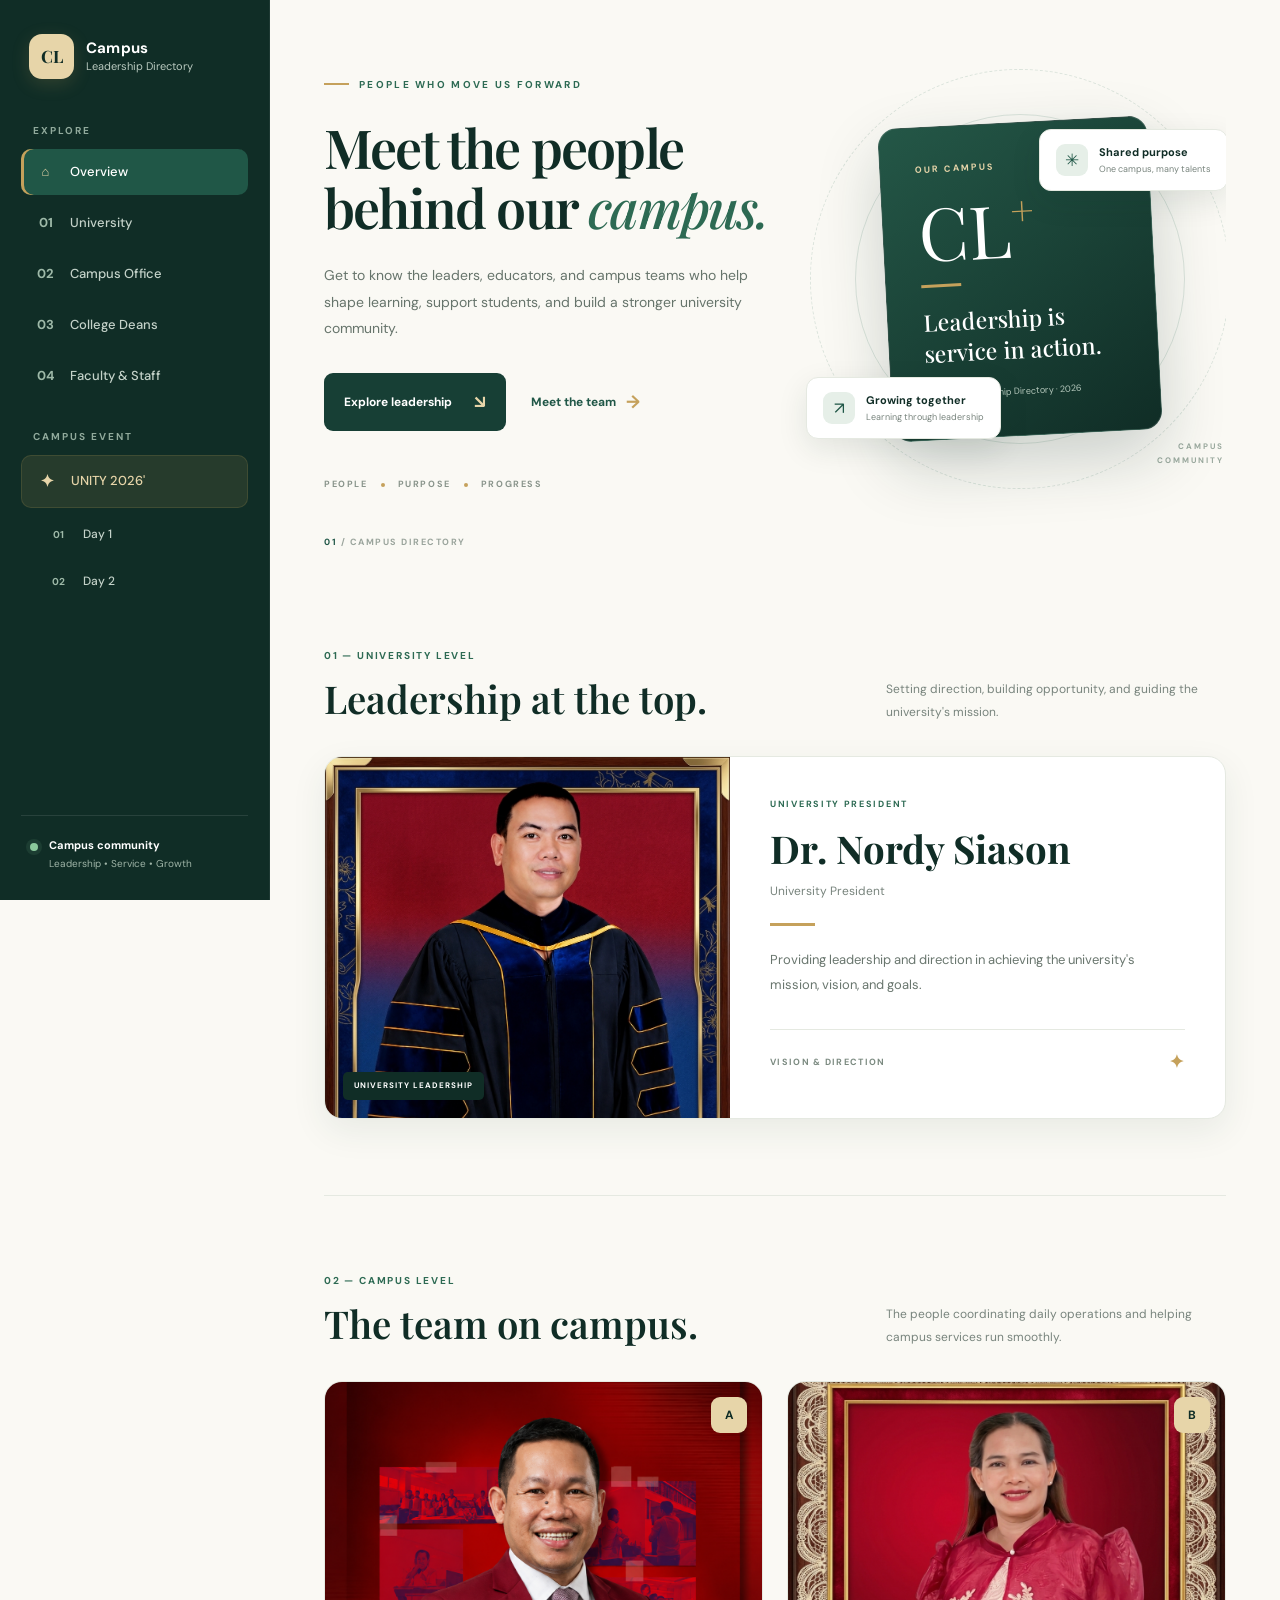
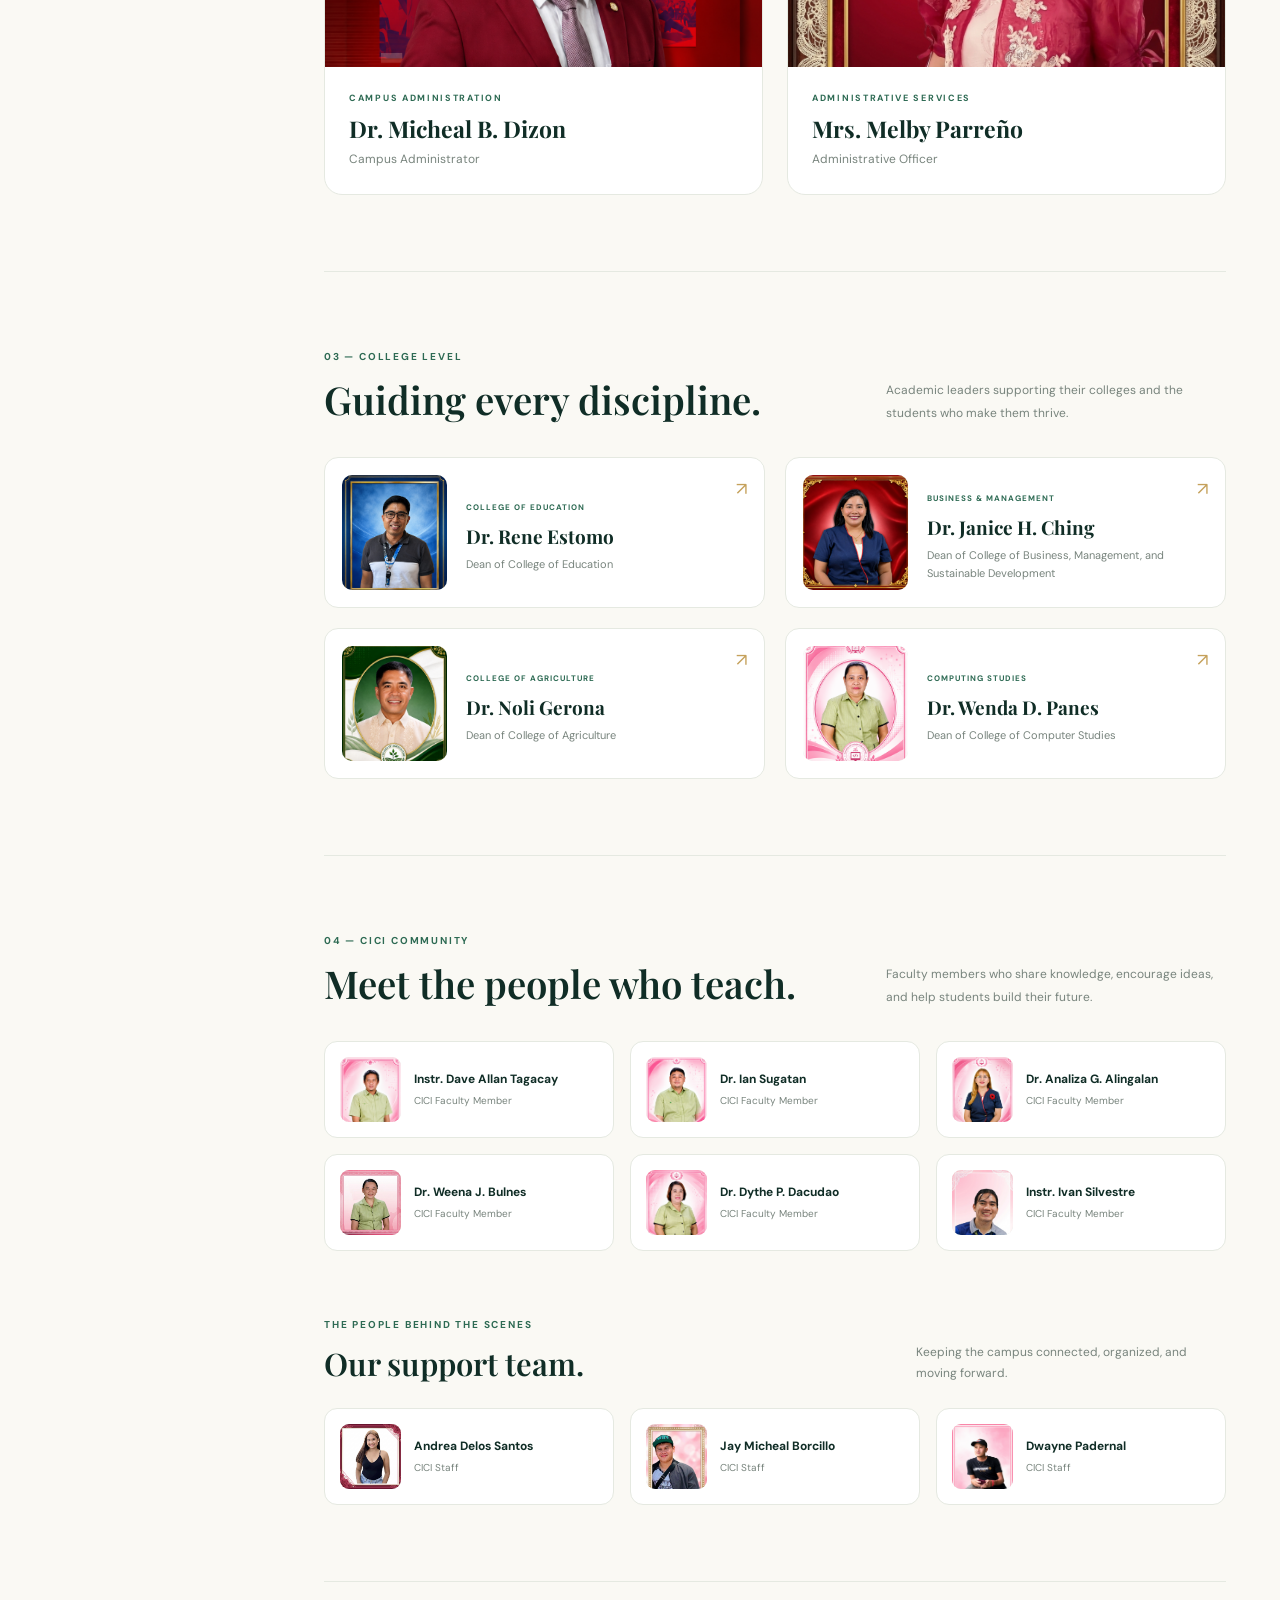
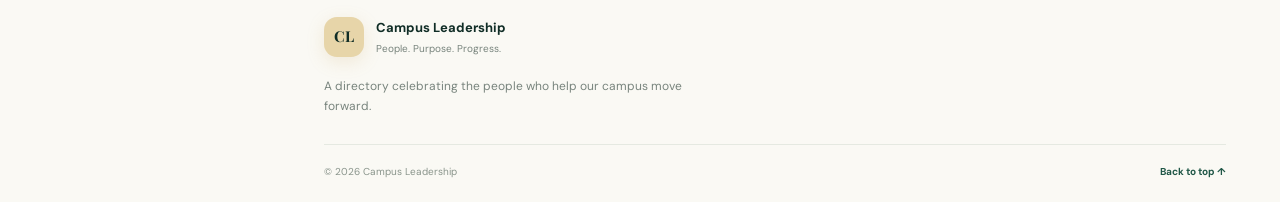
<file: index.html>
<!DOCTYPE html>
<html lang="en">
<head>
  <meta charset="UTF-8">
  <meta name="viewport" content="width=device-width, initial-scale=1.0">
  <meta name="theme-color" content="#173f35">

  <title>Meet the Campus | Campus Leadership</title>

  <!-- Separate CSS file -->
  <link rel="stylesheet" href="style.css">
</head>
<body>

  <!-- SIDEBAR NAVIGATION -->
  <aside class="sidebar" id="sidebar">

    <a href="index.html#home" class="brand">
      <span class="brand-mark">CL</span>
      <span class="brand-copy">
        <strong>Campus</strong>
        <small>Leadership Directory</small>
      </span>
    </a>

    <div class="side-caption">EXPLORE</div>

    <nav class="side-nav" aria-label="Main navigation">
      <a class="active" href="index.html#home">
        <span>⌂</span> Overview
      </a>

      <a href="#university">
        <span>01</span> University
      </a>

      <a href="#campus">
        <span>02</span> Campus Office
      </a>

      <a href="#deans">
        <span>03</span> College Deans
      </a>

      <a href="#faculty">
        <span>04</span> Faculty &amp; Staff
      </a>
    </nav>

    <!-- UNITY NAVIGATION -->
    <div class="side-caption event-caption">CAMPUS EVENT</div>

    <nav class="side-nav unity-nav" aria-label="Unity event navigation">

      <a href="unity.html" class="unity-link">
        <span>✦</span> UNITY 2026'
      </a>

      <a href="day1.html" class="sub-link">
        <span>01</span> Day 1
      </a>

      <a href="day2.html" class="sub-link">
        <span>02</span> Day 2
      </a>

    </nav>

    <div class="sidebar-bottom">
      <span class="online-dot"></span>
      <div>
        <strong>Campus community</strong>
        <small>Leadership • Service • Growth</small>
      </div>
    </div>

  </aside>

  <!-- MOBILE MENU BUTTON -->
  <button
    class="menu-toggle"
    onclick="toggleSidebar()"
    aria-label="Toggle navigation"
    aria-expanded="false">
    ☰
  </button>

  <div class="overlay" onclick="toggleSidebar()"></div>

  <!-- MAIN CONTENT -->
  <main class="main-shell" id="home">

    <!-- HERO SECTION -->
    <header class="hero">

      <div class="hero-text">

        <p class="eyebrow">
          <span></span> PEOPLE WHO MOVE US FORWARD
        </p>

        <h1>
          Meet the people<br>
          behind our <em>campus.</em>
        </h1>

        <p class="hero-intro">
          Get to know the leaders, educators, and campus teams who help
          shape learning, support students, and build a stronger
          university community.
        </p>

        <div class="hero-actions">
          <a class="primary-action" href="#university">
            Explore leadership <span>↘</span>
          </a>

          <a class="text-action" href="#faculty">
            Meet the team <span>→</span>
          </a>
        </div>

        <div class="hero-meta">
          <span>PEOPLE</span>
          <i></i>
          <span>PURPOSE</span>
          <i></i>
          <span>PROGRESS</span>
        </div>

      </div>

      <div class="hero-art" aria-label="Campus leadership directory artwork">

        <div class="art-ring ring-one"></div>
        <div class="art-ring ring-two"></div>

        <div class="art-panel">
          <span class="panel-kicker">OUR CAMPUS</span>

          <div class="panel-monogram">
            CL<span>+</span>
          </div>

          <div class="panel-rule"></div>

          <strong>
            Leadership is<br>
            service in action.
          </strong>

          <small>Campus Leadership Directory · 2026</small>
        </div>

        <div class="floating-note note-top">
          <span class="note-symbol">✳</span>
          <div>
            <strong>Shared purpose</strong>
            <small>One campus, many talents</small>
          </div>
        </div>

        <div class="floating-note note-bottom">
          <span class="note-symbol">↗</span>
          <div>
            <strong>Growing together</strong>
            <small>Learning through leadership</small>
          </div>
        </div>

        <span class="art-stamp">
          CAMPUS<br>COMMUNITY
        </span>

      </div>

      <div class="hero-index">
        <span>01</span> / CAMPUS DIRECTORY
      </div>

    </header>

    <!-- UNIVERSITY PRESIDENT -->
    <section class="content-section university-section" id="university">

      <div class="section-top">
        <div>
          <p class="section-kicker">01 — UNIVERSITY LEVEL</p>
          <h2>Leadership at the top.</h2>
        </div>

        <p class="section-summary">
          Setting direction, building opportunity, and guiding the
          university's mission.
        </p>
      </div>

      <article class="president-feature">

        <div class="president-photo">
          <img src="pres.png" alt="Dr. Nordy Siason">
          <span class="photo-tag">UNIVERSITY LEADERSHIP</span>
        </div>

        <div class="president-details">
          <p class="role-label">UNIVERSITY PRESIDENT</p>

          <h3>Dr. Nordy Siason</h3>

          <p class="role-name">University President</p>

          <div class="accent-line"></div>

          <p class="bio">
            Providing leadership and direction in achieving the
            university's mission, vision, and goals.
          </p>

          <div class="feature-foot">
            <span>VISION &amp; DIRECTION</span>
            <span>✦</span>
          </div>
        </div>

      </article>

    </section>

    <!-- CAMPUS ADMINISTRATION -->
    <section class="content-section campus-section" id="campus">

      <div class="section-top">
        <div>
          <p class="section-kicker">02 — CAMPUS LEVEL</p>
          <h2>The team on campus.</h2>
        </div>

        <p class="section-summary">
          The people coordinating daily operations and helping campus
          services run smoothly.
        </p>
      </div>

      <div class="leader-grid">

        <article class="leader-card">
          <div class="leader-photo">
            <img src="campusAd.png" alt="Dr. Micheal B. Dizon">
            <span class="number-stamp">A</span>
          </div>

          <div class="leader-info">
            <p class="role-label">CAMPUS ADMINISTRATION</p>
            <h3>Dr. Micheal B. Dizon</h3>
            <p>Campus Administrator</p>
          </div>
        </article>

        <article class="leader-card">
          <div class="leader-photo">
            <img src="AdminOfficer.png" alt="Mrs. Melby Parreño">
            <span class="number-stamp">B</span>
          </div>

          <div class="leader-info">
            <p class="role-label">ADMINISTRATIVE SERVICES</p>
            <h3>Mrs. Melby Parreño</h3>
            <p>Administrative Officer</p>
          </div>
        </article>

      </div>

    </section>

    <!-- COLLEGE DEANS -->
    <section class="content-section dean-section" id="deans">

      <div class="section-top">
        <div>
          <p class="section-kicker">03 — COLLEGE LEVEL</p>
          <h2>Guiding every discipline.</h2>
        </div>

        <p class="section-summary">
          Academic leaders supporting their colleges and the students
          who make them thrive.
        </p>
      </div>

      <div class="dean-grid">

        <article class="dean-card">
          <div class="dean-photo">
            <img src="coed.png" alt="Dr. Rene Estomo">
          </div>

          <div class="dean-info">
            <span>COLLEGE OF EDUCATION</span>
            <h3>Dr. Rene Estomo</h3>
            <p>Dean of College of Education</p>
          </div>

          <span class="card-arrow">↗</span>
        </article>

        <article class="dean-card">
          <div class="dean-photo">
            <img src="cbmsd.png" alt="Dr. Janice H. Ching">
          </div>

          <div class="dean-info">
            <span>BUSINESS &amp; MANAGEMENT</span>
            <h3>Dr. Janice H. Ching</h3>
            <p>
              Dean of College of Business, Management, and
              Sustainable Development
            </p>
          </div>

          <span class="card-arrow">↗</span>
        </article>

        <article class="dean-card">
          <div class="dean-photo">
            <img src="coag.png" alt="Dr. Noli Gerona">
          </div>

          <div class="dean-info">
            <span>COLLEGE OF AGRICULTURE</span>
            <h3>Dr. Noli Gerona</h3>
            <p>Dean of College of Agriculture</p>
          </div>

          <span class="card-arrow">↗</span>
        </article>

        <article class="dean-card">
          <div class="dean-photo">
            <img src="ccs.png" alt="Dr. Wenda D. Panes">
          </div>

          <div class="dean-info">
            <span>COMPUTING STUDIES</span>
            <h3>Dr. Wenda D. Panes</h3>
            <p>Dean of College of Computer Studies</p>
          </div>

          <span class="card-arrow">↗</span>
        </article>

      </div>

    </section>

    <!-- FACULTY AND STAFF -->
    <section class="content-section people-section" id="faculty">

      <div class="section-top">
        <div>
          <p class="section-kicker">04 — CICI COMMUNITY</p>
          <h2>Meet the people who teach.</h2>
        </div>

        <p class="section-summary">
          Faculty members who share knowledge, encourage ideas,
          and help students build their future.
        </p>
      </div>

      <div class="people-grid">

        <article class="person-tile">
          <img src="dave.png" alt="Instr. Dave Allan Tagacay">
          <div>
            <h3>Instr. Dave Allan Tagacay</h3>
            <p>CICI Faculty Member</p>
          </div>
        </article>

        <article class="person-tile">
          <img src="Ian.png" alt="Dr. Ian Sugatan">
          <div>
            <h3>Dr. Ian Sugatan</h3>
            <p>CICI Faculty Member</p>
          </div>
        </article>

        <article class="person-tile">
          <img src="Ann.png" alt="Dr. Analiza G. Alingalan">
          <div>
            <h3>Dr. Analiza G. Alingalan</h3>
            <p>CICI Faculty Member</p>
          </div>
        </article>

        <article class="person-tile">
          <img src="weena.png" alt="Dr. Weena J. Bulnes">
          <div>
            <h3>Dr. Weena J. Bulnes</h3>
            <p>CICI Faculty Member</p>
          </div>
        </article>

        <article class="person-tile">
          <img src="Dacudao.png" alt="Dr. Dythe P. Dacudao">
          <div>
            <h3>Dr. Dythe P. Dacudao</h3>
            <p>CICI Faculty Member</p>
          </div>
        </article>

        <article class="person-tile">
          <img src="ivan.png" alt="Instr. Ivan Silvestre">
          <div>
            <h3>Instr. Ivan Silvestre</h3>
            <p>CICI Faculty Member</p>
          </div>
        </article>

      </div>

      <div class="staff-heading">
        <div>
          <p class="section-kicker">THE PEOPLE BEHIND THE SCENES</p>
          <h2>Our support team.</h2>
        </div>

        <p>
          Keeping the campus connected, organized, and moving forward.
        </p>
      </div>

      <div class="staff-grid">

        <article class="staff-tile">
          <img src="andrea.png" alt="Andrea Delos Santos">
          <div>
            <h3>Andrea Delos Santos</h3>
            <p>CICI Staff</p>
          </div>
        </article>

        <article class="staff-tile">
          <img src="mike.png" alt="Jay Micheal Borcillo">
          <div>
            <h3>Jay Micheal Borcillo</h3>
            <p>CICI Staff</p>
          </div>
        </article>

        <article class="staff-tile">
          <img src="dwayne.png" alt="Dwayne Padernal">
          <div>
            <h3>Dwayne Padernal</h3>
            <p>CICI Staff</p>
          </div>
        </article>

      </div>

    </section>

    <!-- FOOTER -->
    <footer class="site-footer">

      <div class="footer-brand">
        <span class="brand-mark">CL</span>

        <div>
          <strong>Campus Leadership</strong>
          <small>People. Purpose. Progress.</small>
        </div>
      </div>

      <p>
        A directory celebrating the people who help our campus
        move forward.
      </p>

      <div class="footer-bottom">
        <span>© 2026 Campus Leadership</span>
        <a href="#home">Back to top ↑</a>
      </div>

    </footer>

  </main>

  <!-- JAVASCRIPT -->
  <script>
    function toggleSidebar() {
      const sidebar = document.querySelector(".sidebar");
      const overlay = document.querySelector(".overlay");
      const button = document.querySelector(".menu-toggle");

      sidebar.classList.toggle("open");
      overlay.classList.toggle("show");

      button.setAttribute(
        "aria-expanded",
        sidebar.classList.contains("open")
      );
    }

    // Highlight section links and close mobile menu after selection
    document.querySelectorAll(".side-nav a[href^='#']").forEach(link => {
      link.addEventListener("click", () => {
        document.querySelectorAll(".side-nav a").forEach(item => {
          item.classList.remove("active");
        });

        link.classList.add("active");

        if (
          window.innerWidth <= 900 &&
          document.querySelector(".sidebar").classList.contains("open")
        ) {
          toggleSidebar();
        }
      });
    });
  </script>

</body>
</html>
</file>
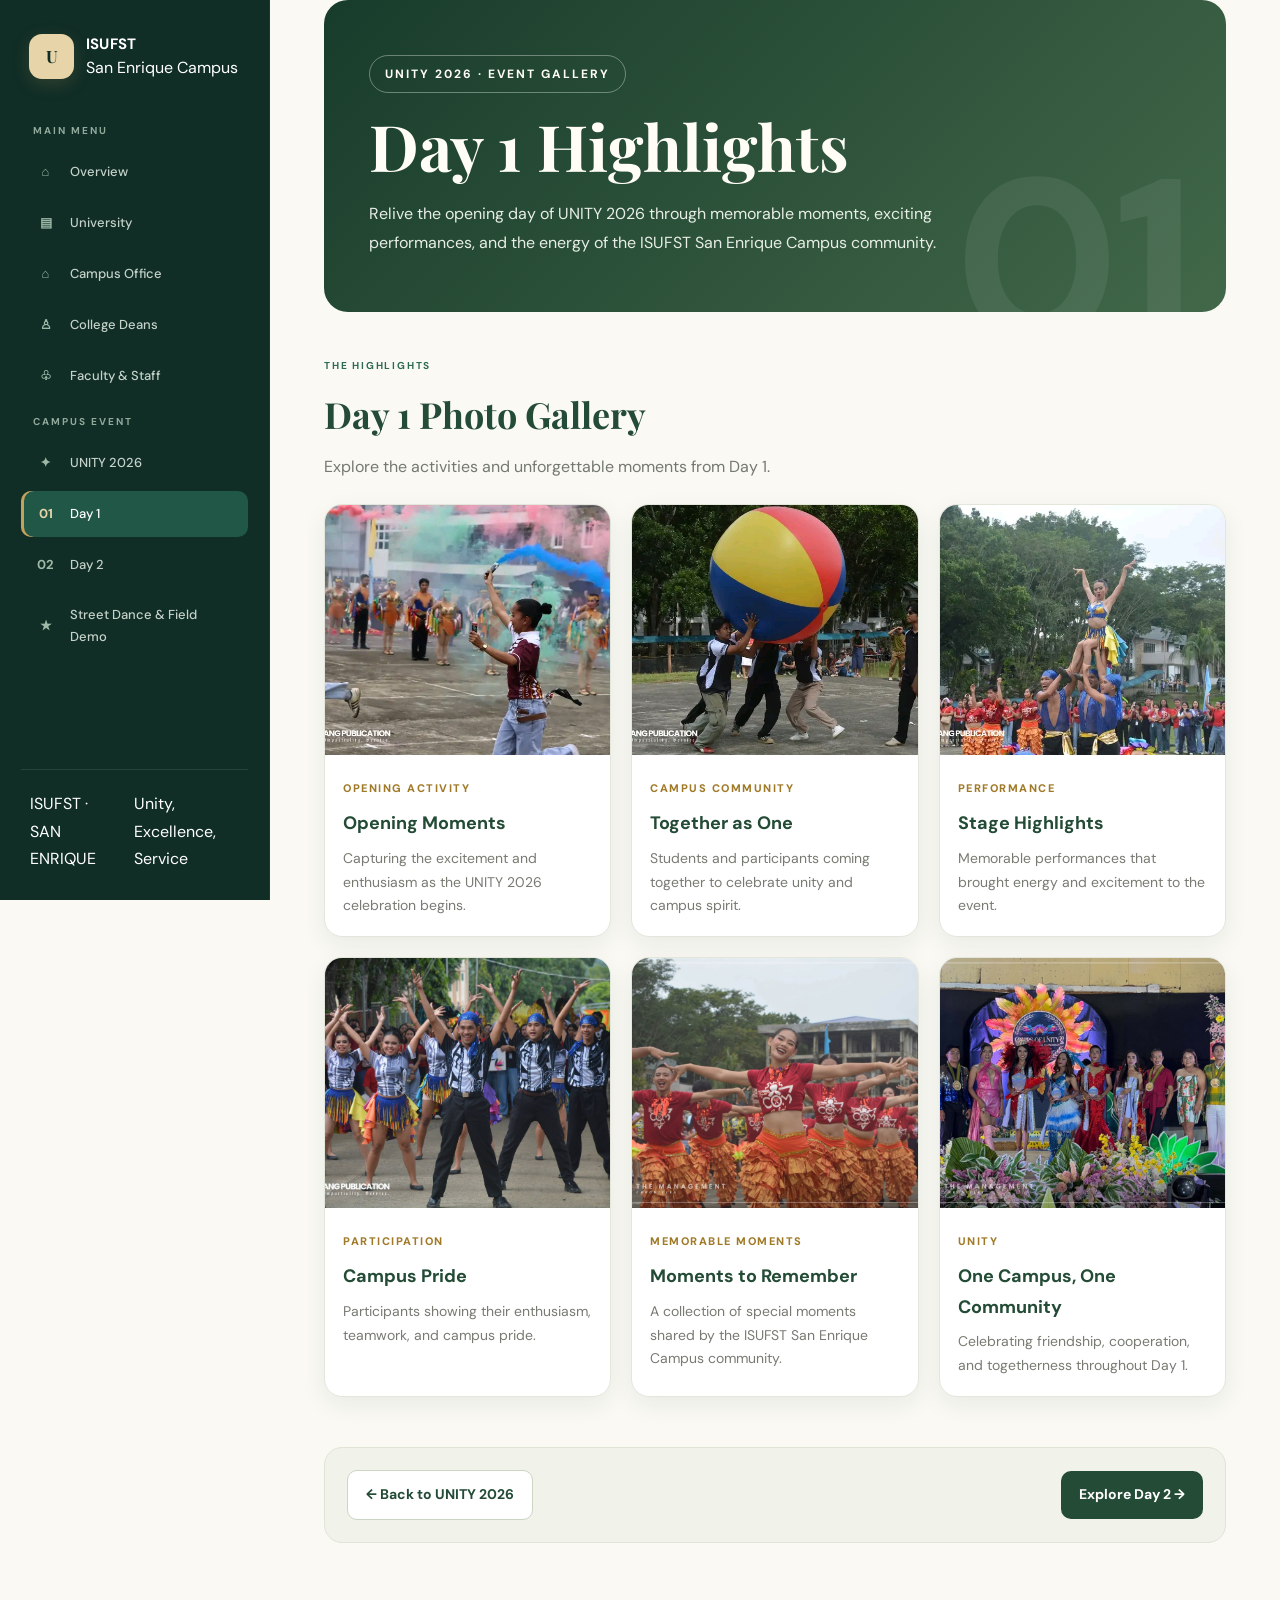
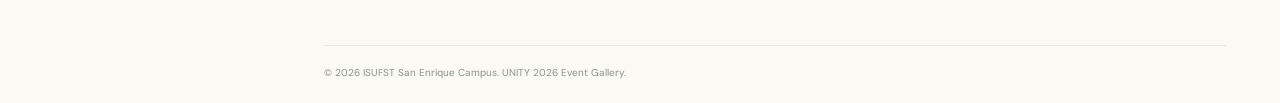
<file: day1.html>
<!DOCTYPE html>
<html lang="en">
<head>
    <meta charset="UTF-8">
    <meta name="viewport" content="width=device-width, initial-scale=1.0">

    <title>UNITY 2026 - Day 1</title>

    <link rel="stylesheet" href="style.css">

    <style>
        /* DAY 1 PAGE STYLES */

        .day-hero {
            position: relative;
            overflow: hidden;
            padding: 55px 45px;
            border-radius: 24px;
            background: linear-gradient(135deg, #183c2b, #426849);
            color: #fffdf5;
            margin-bottom: 38px;
        }

        .day-hero::after {
            content: "01";
            position: absolute;
            right: 35px;
            bottom: -65px;
            font-size: 230px;
            font-weight: 800;
            color: rgba(255,255,255,0.07);
            line-height: 1;
            pointer-events: none;
        }

        .day-label {
            display: inline-block;
            padding: 8px 15px;
            border: 1px solid rgba(255,255,255,0.35);
            border-radius: 30px;
            font-size: 12px;
            font-weight: 700;
            letter-spacing: 2px;
            text-transform: uppercase;
            margin-bottom: 18px;
        }

        .day-hero h1 {
            position: relative;
            z-index: 1;
            font-family: "Playfair Display", Georgia, serif;
            font-size: clamp(38px, 5vw, 65px);
            line-height: 1.1;
            margin: 0 0 18px;
        }

        .day-hero p {
            position: relative;
            z-index: 1;
            max-width: 620px;
            line-height: 1.8;
            color: #e7eee5;
            margin: 0;
        }

        .day-content {
            padding: 0 0 35px;
        }

        .day-section-heading {
            display: flex;
            justify-content: space-between;
            align-items: end;
            gap: 20px;
            flex-wrap: wrap;
            margin-bottom: 24px;
        }

        .day-section-heading h2 {
            font-family: "Playfair Display", Georgia, serif;
            color: #234b35;
            font-size: clamp(26px, 3vw, 36px);
            margin: 6px 0 0;
        }

        .day-section-heading p {
            color: #74796f;
            margin: 8px 0 0;
            line-height: 1.7;
        }

        .day-gallery {
            display: grid;
            grid-template-columns: repeat(3, minmax(0, 1fr));
            gap: 20px;
        }

        .day-photo-card {
            position: relative;
            overflow: hidden;
            background: #fff;
            border: 1px solid #e4e6dc;
            border-radius: 18px;
            box-shadow: 0 8px 24px rgba(29, 55, 35, 0.07);
            transition: transform 0.3s ease, box-shadow 0.3s ease;
        }

        .day-photo-card:hover {
            transform: translateY(-6px);
            box-shadow: 0 16px 32px rgba(29, 55, 35, 0.13);
        }

        .day-photo-card img {
            display: block;
            width: 100%;
            height: 250px;
            object-fit: cover;
            background: #e8ebdf;
            transition: transform 0.45s ease;
        }

        .day-photo-card:hover img {
            transform: scale(1.04);
        }

        .day-photo-info {
            padding: 18px;
        }

        .day-photo-info span {
            color: #a17a28;
            font-size: 11px;
            font-weight: 800;
            letter-spacing: 1.5px;
            text-transform: uppercase;
        }

        .day-photo-info h3 {
            color: #234b35;
            font-size: 18px;
            margin: 8px 0;
        }

        .day-photo-info p {
            color: #777c72;
            font-size: 14px;
            line-height: 1.7;
            margin: 0;
        }

        .day-navigation {
            display: flex;
            justify-content: space-between;
            align-items: center;
            flex-wrap: wrap;
            gap: 15px;
            margin: 15px 0 40px;
            padding: 22px;
            background: #f1f2e9;
            border: 1px solid #e0e5d7;
            border-radius: 18px;
        }

        .day-navigation a {
            display: inline-flex;
            align-items: center;
            gap: 9px;
            padding: 12px 18px;
            border-radius: 10px;
            text-decoration: none;
            font-weight: 700;
            font-size: 14px;
            transition: 0.25s ease;
        }

        .day-back {
            color: #234b35;
            border: 1px solid #cbd5c4;
            background: #fff;
        }

        .day-back:hover {
            background: #e4eadf;
        }

        .day-next {
            background: #234b35;
            color: #fff;
        }

        .day-next:hover {
            background: #3d6748;
            transform: translateY(-2px);
        }

        @media (max-width: 900px) {
            .day-gallery {
                grid-template-columns: repeat(2, minmax(0, 1fr));
            }

            .day-hero {
                padding: 42px 30px;
            }
        }

        @media (max-width: 600px) {
            .day-gallery {
                grid-template-columns: 1fr;
            }

            .day-hero {
                padding: 35px 23px;
            }

            .day-hero::after {
                right: 10px;
                font-size: 150px;
            }

            .day-photo-card img {
                height: 230px;
            }

            .day-navigation {
                align-items: stretch;
                flex-direction: column;
            }

            .day-navigation a {
                justify-content: center;
            }
        }
    </style>
</head>

<body>

<!-- MOBILE MENU -->
<button class="menu-toggle" id="menuToggle" aria-label="Open navigation">
    ☰
</button>

<div class="overlay" id="sidebarOverlay"></div>

<!-- SIDEBAR -->
<aside class="sidebar" id="sidebar">

    <div class="brand">
        <div class="brand-mark">U</div>
        <div class="brand-copy">
            <strong>ISUFST</strong>
            <span>San Enrique Campus</span>
        </div>
    </div>

    <p class="side-caption">MAIN MENU</p>

    <nav class="side-nav">
        <a href="index.html">
            <span>⌂</span> Overview
        </a>

        <a href="index.html#university">
            <span>▤</span> University
        </a>

        <a href="index.html#campus">
            <span>⌂</span> Campus Office
        </a>

        <a href="index.html#deans">
            <span>♙</span> College Deans
        </a>

        <a href="index.html#faculty">
            <span>♧</span> Faculty &amp; Staff
        </a>
    </nav>

    <p class="side-caption">CAMPUS EVENT</p>

    <nav class="side-nav unity-nav">
        <a href="unity.html">
            <span>✦</span> UNITY 2026
        </a>

        <a href="day1.html" class="active">
            <span>01</span> Day 1
        </a>

        <a href="day2.html">
            <span>02</span> Day 2
        </a>
        
        <a href="performances.html">
          <span>★</span> Street Dance &amp; Field Demo
        </a>
    </nav>

    <div class="sidebar-bottom">
        <span class="footer-brand">ISUFST · SAN ENRIQUE</span>
        <p>Unity, Excellence, Service</p>
    </div>

</aside>

<!-- MAIN CONTENT -->
<main class="main-shell">

    <!-- DAY 1 HERO -->
    <section class="day-hero">
        <span class="day-label">UNITY 2026 · EVENT GALLERY</span>

        <h1>Day 1 Highlights</h1>

        <p>
            Relive the opening day of UNITY 2026 through memorable moments,
            exciting performances, and the energy of the ISUFST San Enrique
            Campus community.
        </p>
    </section>

    <!-- PHOTO GALLERY -->
    <section class="day-content">

        <div class="day-section-heading">
            <div>
                <span class="section-kicker">THE HIGHLIGHTS</span>
                <h2>Day 1 Photo Gallery</h2>
                <p>Explore the activities and unforgettable moments from Day 1.</p>
            </div>
        </div>

        <div class="day-gallery">

            <!-- PHOTO 1 -->
            <article class="day-photo-card">
                <img src="day1-5.jpg" alt="UNITY 2026 opening activity">

                <div class="day-photo-info">
                    <span>Opening Activity</span>
                    <h3>Opening Moments</h3>
                    <p>
                        Capturing the excitement and enthusiasm as the
                        UNITY 2026 celebration begins.
                    </p>
                </div>
            </article>

            <!-- PHOTO 2 -->
            <article class="day-photo-card">
                <img src="day1-13.jpg" alt="UNITY 2026 campus participants">

                <div class="day-photo-info">
                    <span>Campus Community</span>
                    <h3>Together as One</h3>
                    <p>
                        Students and participants coming together to
                        celebrate unity and campus spirit.
                    </p>
                </div>
            </article>

            <!-- PHOTO 3 -->
            <article class="day-photo-card">
                <img src="day1-7.jpg" alt="UNITY 2026 event performance">

                <div class="day-photo-info">
                    <span>Performance</span>
                    <h3>Stage Highlights</h3>
                    <p>
                        Memorable performances that brought energy and
                        excitement to the event.
                    </p>
                </div>
            </article>

            <!-- PHOTO 4 -->
            <article class="day-photo-card">
                <img src="33.jpg" alt="UNITY 2026 participants">

                <div class="day-photo-info">
                    <span>Participation</span>
                    <h3>Campus Pride</h3>
                    <p>
                        Participants showing their enthusiasm,
                        teamwork, and campus pride.
                    </p>
                </div>
            </article>

            <!-- PHOTO 5 -->
            <article class="day-photo-card">
                <img src="day1-4.jpg" alt="UNITY 2026 memorable moment">

                <div class="day-photo-info">
                    <span>Memorable Moments</span>
                    <h3>Moments to Remember</h3>
                    <p>
                        A collection of special moments shared by the
                        ISUFST San Enrique Campus community.
                    </p>
                </div>
            </article>

            <!-- PHOTO 6 -->
            <article class="day-photo-card">
                <img src="G6.jpg" alt="UNITY 2026 group photo">

                <div class="day-photo-info">
                    <span>Unity</span>
                    <h3>One Campus, One Community</h3>
                    <p>
                        Celebrating friendship, cooperation, and
                        togetherness throughout Day 1.
                    </p>
                </div>
            </article>

        </div>

    </section>

    <!-- PAGE NAVIGATION -->
    <nav class="day-navigation" aria-label="Event day navigation">

        <a href="unity.html" class="day-back">
            ← Back to UNITY 2026
        </a>

        <a href="day2.html" class="day-next">
            Explore Day 2 →
        </a>

    </nav>

    <!-- FOOTER -->
    <footer class="site-footer">
        <div class="footer-bottom">
            <p>
                © 2026 ISUFST San Enrique Campus.
                UNITY 2026 Event Gallery.
            </p>
        </div>
    </footer>

</main>

<script>
    const sidebar = document.getElementById("sidebar");
    const menuToggle = document.getElementById("menuToggle");
    const overlay = document.getElementById("sidebarOverlay");

    function openSidebar() {
        sidebar.classList.add("open");
        overlay.classList.add("show");
    }

    function closeSidebar() {
        sidebar.classList.remove("open");
        overlay.classList.remove("show");
    }

    menuToggle.addEventListener("click", () => {
        if (sidebar.classList.contains("open")) {
            closeSidebar();
        } else {
            openSidebar();
        }
    });

    overlay.addEventListener("click", closeSidebar);

    document.querySelectorAll(".sidebar a").forEach(link => {
        link.addEventListener("click", closeSidebar);
    });
</script>

</body>
</html>
</file>
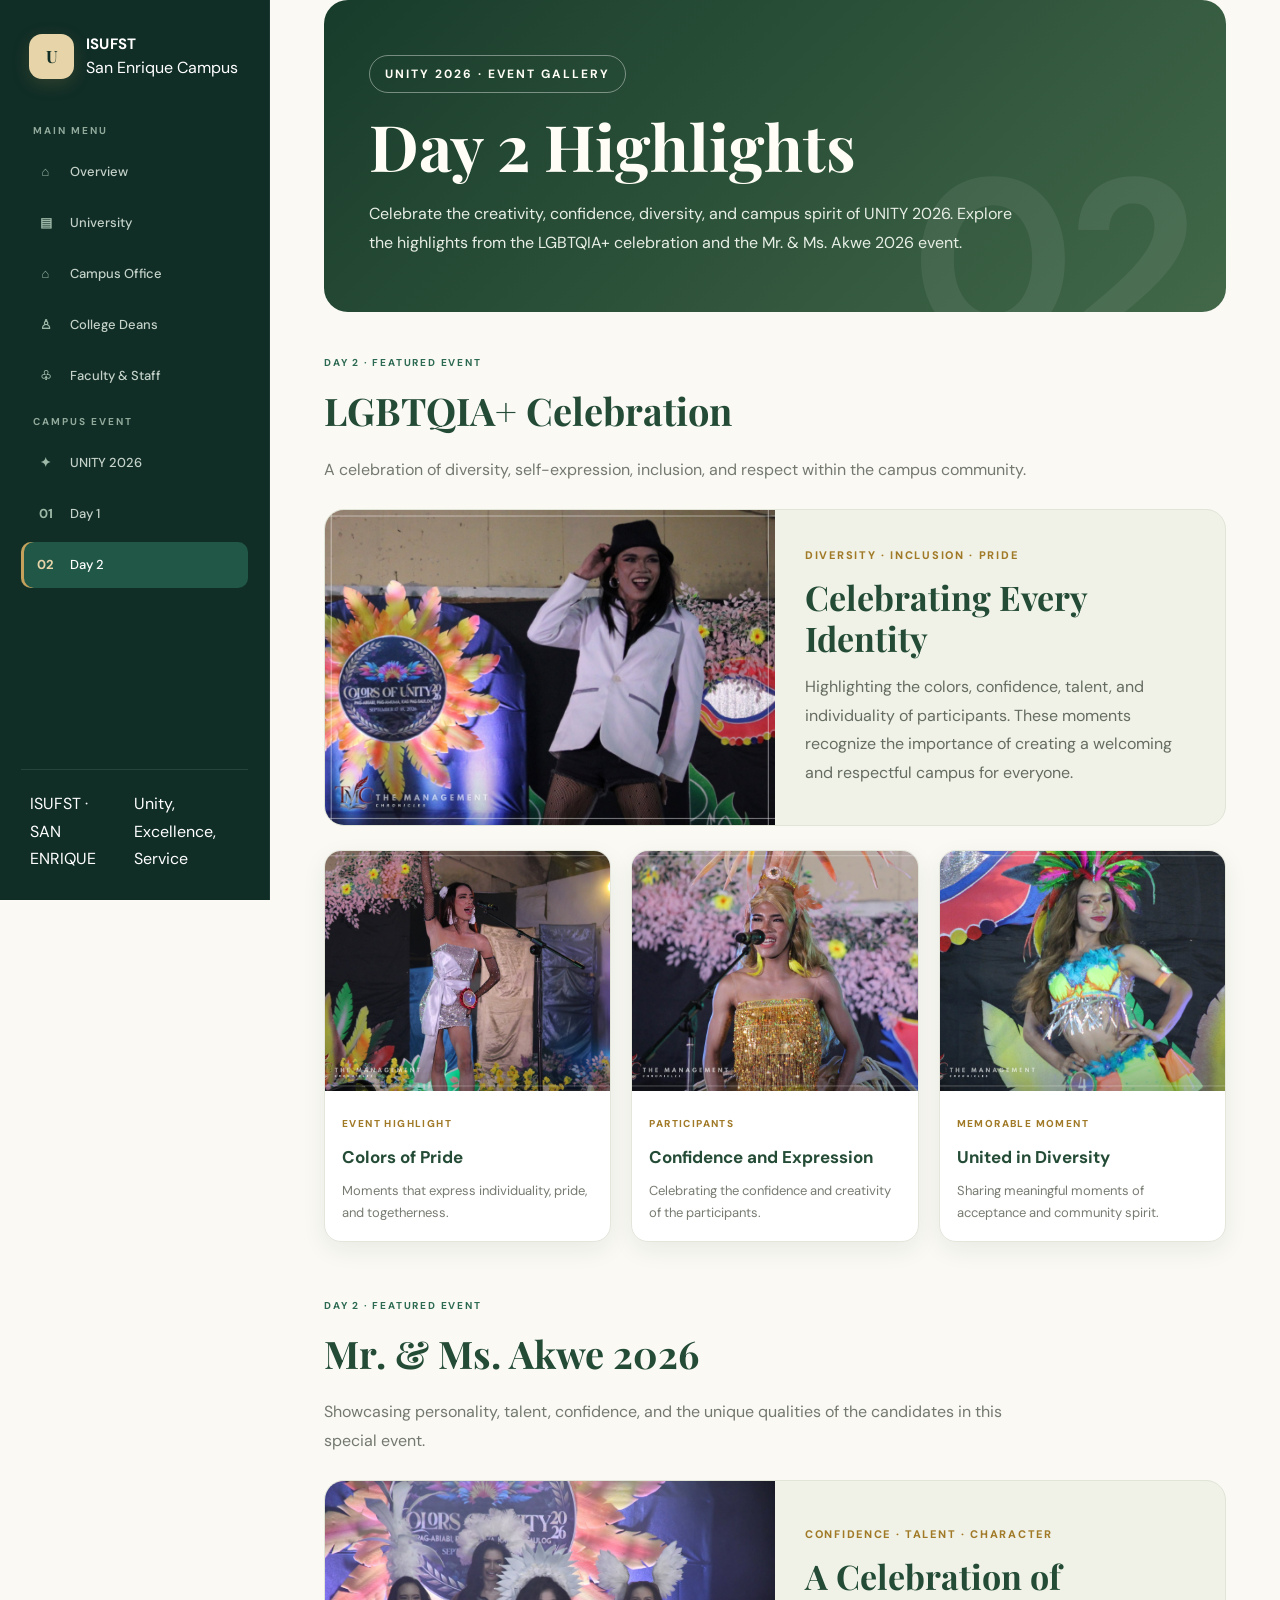
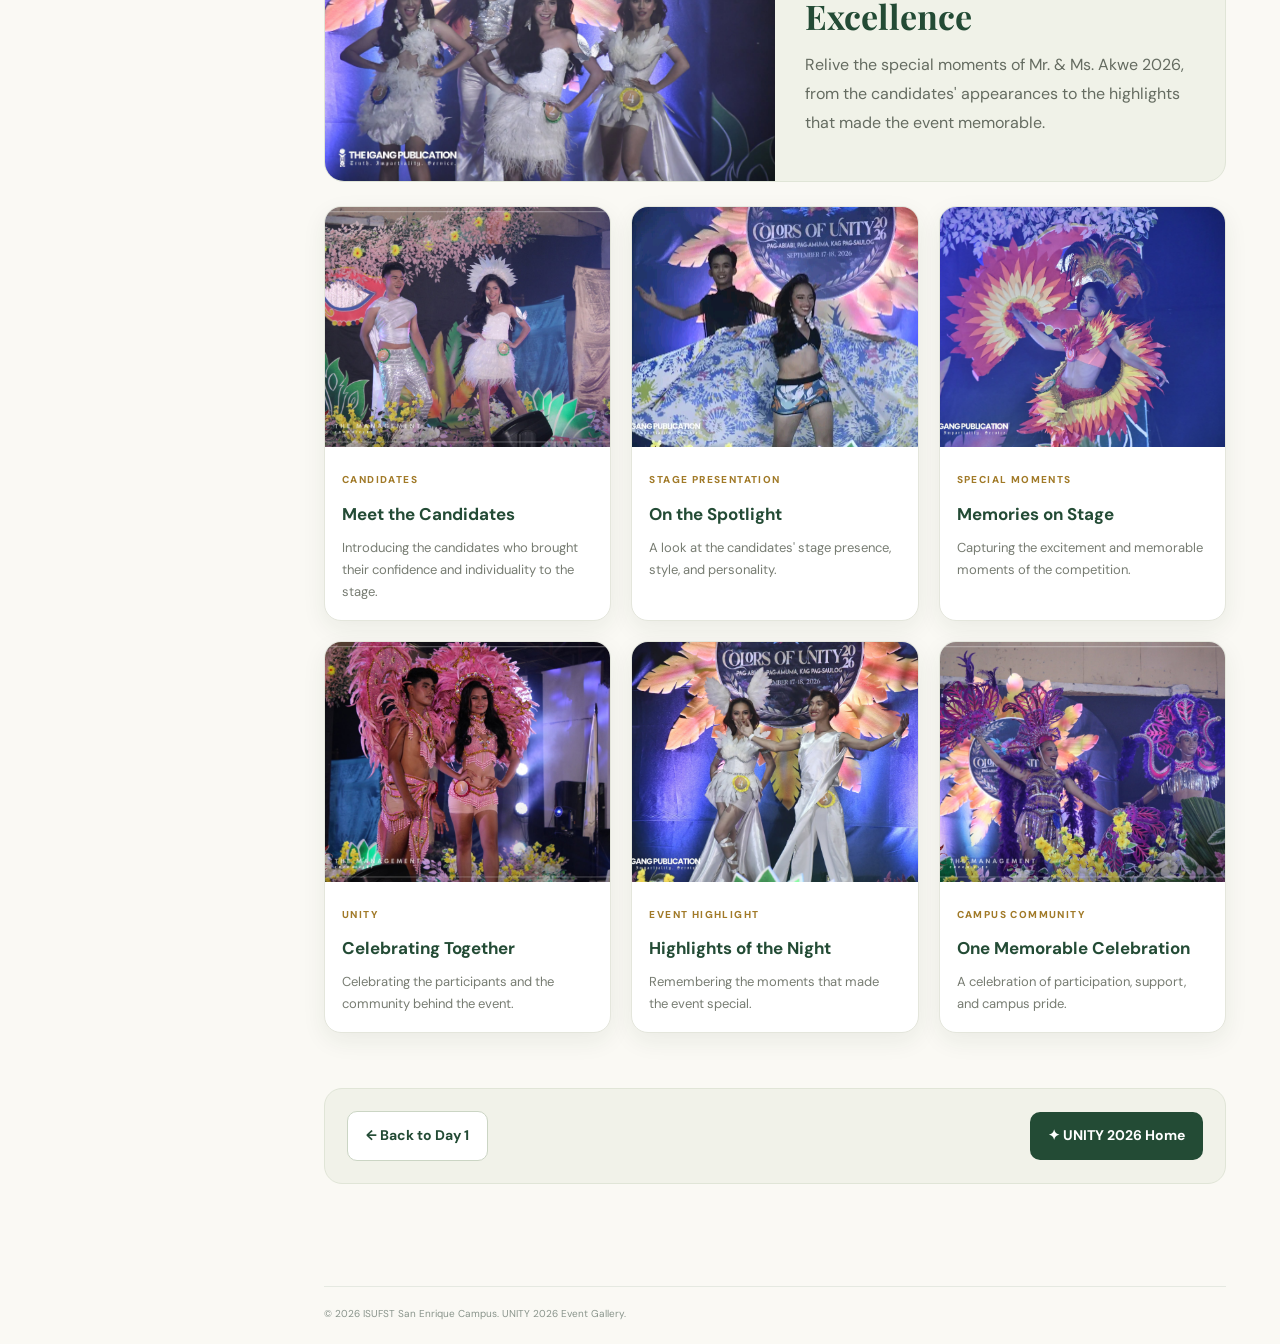
<file: day2.html>
<!DOCTYPE html>
<html lang="en">
<head>
    <meta charset="UTF-8">
    <meta name="viewport" content="width=device-width, initial-scale=1.0">

    <title>UNITY 2026 - Day 2</title>

    <link rel="stylesheet" href="style.css">

    <style>
        /* DAY 2 PAGE STYLES */

        .day2-hero {
            position: relative;
            overflow: hidden;
            padding: 55px 45px;
            border-radius: 24px;
            background: linear-gradient(135deg, #183c2b, #426849);
            color: #fffdf5;
            margin-bottom: 42px;
        }

        .day2-hero::after {
            content: "02";
            position: absolute;
            right: 30px;
            bottom: -65px;
            font-size: 230px;
            font-weight: 800;
            line-height: 1;
            color: rgba(255, 255, 255, 0.07);
            pointer-events: none;
        }

        .day2-label {
            display: inline-block;
            padding: 8px 15px;
            border: 1px solid rgba(255,255,255,0.4);
            border-radius: 30px;
            font-size: 12px;
            font-weight: 700;
            letter-spacing: 2px;
            text-transform: uppercase;
            margin-bottom: 18px;
        }

        .day2-hero h1 {
            position: relative;
            z-index: 1;
            font-family: "Playfair Display", Georgia, serif;
            font-size: clamp(38px, 5vw, 65px);
            line-height: 1.1;
            margin: 0 0 18px;
        }

        .day2-hero p {
            position: relative;
            z-index: 1;
            max-width: 650px;
            line-height: 1.8;
            color: #e7eee5;
            margin: 0;
        }

        .event-section {
            margin-bottom: 55px;
            scroll-margin-top: 25px;
        }

        .event-heading {
            margin-bottom: 24px;
        }

        .event-heading .section-kicker {
            display: block;
            margin-bottom: 8px;
        }

        .event-heading h2 {
            color: #234b35;
            font-family: "Playfair Display", Georgia, serif;
            font-size: clamp(27px, 3.5vw, 38px);
            margin: 0 0 12px;
        }

        .event-heading p {
            color: #74796f;
            line-height: 1.8;
            max-width: 720px;
            margin: 0;
        }

        .event-banner {
            display: grid;
            grid-template-columns: 1fr 1fr;
            overflow: hidden;
            border-radius: 20px;
            margin-bottom: 24px;
            background: #f0f2e8;
            border: 1px solid #e0e5d7;
        }

        .event-banner-image {
            min-height: 280px;
            overflow: hidden;
        }

        .event-banner-image img {
            display: block;
            width: 100%;
            height: 100%;
            min-height: 280px;
            object-fit: cover;
            background: #e2e7dc;
            transition: transform 0.45s ease;
        }

        .event-banner-image:hover img {
            transform: scale(1.04);
        }

        .event-banner-content {
            padding: 30px;
            display: flex;
            flex-direction: column;
            justify-content: center;
        }

        .event-tag {
            color: #a17a28;
            font-size: 11px;
            font-weight: 800;
            letter-spacing: 1.7px;
            text-transform: uppercase;
            margin-bottom: 12px;
        }

        .event-banner-content h3 {
            color: #234b35;
            font-family: "Playfair Display", Georgia, serif;
            font-size: clamp(24px, 3vw, 34px);
            line-height: 1.2;
            margin: 0 0 14px;
        }

        .event-banner-content p {
            color: #656c61;
            line-height: 1.8;
            margin: 0;
        }

        .event-gallery {
            display: grid;
            grid-template-columns: repeat(3, minmax(0, 1fr));
            gap: 20px;
        }

        .event-photo-card {
            overflow: hidden;
            background: #fff;
            border: 1px solid #e4e6dc;
            border-radius: 17px;
            box-shadow: 0 8px 24px rgba(29, 55, 35, 0.07);
            transition: transform 0.3s ease, box-shadow 0.3s ease;
        }

        .event-photo-card:hover {
            transform: translateY(-6px);
            box-shadow: 0 16px 32px rgba(29, 55, 35, 0.13);
        }

        .event-photo-card img {
            display: block;
            width: 100%;
            height: 240px;
            object-fit: cover;
            background: #e8ebdf;
            transition: transform 0.45s ease;
        }

        .event-photo-card:hover img {
            transform: scale(1.04);
        }

        .event-photo-info {
            padding: 17px;
        }

        .event-photo-info span {
            color: #a17a28;
            font-size: 10px;
            font-weight: 800;
            letter-spacing: 1.4px;
            text-transform: uppercase;
        }

        .event-photo-info h4 {
            color: #234b35;
            font-size: 17px;
            margin: 8px 0;
        }

        .event-photo-info p {
            color: #777c72;
            font-size: 13px;
            line-height: 1.7;
            margin: 0;
        }

        .day2-navigation {
            display: flex;
            justify-content: space-between;
            align-items: center;
            flex-wrap: wrap;
            gap: 15px;
            margin: 15px 0 40px;
            padding: 22px;
            background: #f1f2e9;
            border: 1px solid #e0e5d7;
            border-radius: 18px;
        }

        .day2-navigation a {
            display: inline-flex;
            align-items: center;
            gap: 9px;
            padding: 12px 18px;
            border-radius: 10px;
            text-decoration: none;
            font-size: 14px;
            font-weight: 700;
            transition: 0.25s ease;
        }

        .day2-back {
            color: #234b35;
            border: 1px solid #cbd5c4;
            background: #fff;
        }

        .day2-back:hover {
            background: #e4eadf;
        }

        .day2-home {
            color: #fff;
            background: #234b35;
        }

        .day2-home:hover {
            background: #3d6748;
            transform: translateY(-2px);
        }

        @media (max-width: 900px) {
            .event-gallery {
                grid-template-columns: repeat(2, minmax(0, 1fr));
            }

            .day2-hero {
                padding: 42px 30px;
            }
        }

        @media (max-width: 650px) {
            .event-banner {
                grid-template-columns: 1fr;
            }

            .event-banner-image,
            .event-banner-image img {
                min-height: 220px;
                height: 220px;
            }

            .event-gallery {
                grid-template-columns: 1fr;
            }

            .event-photo-card img {
                height: 250px;
            }

            .day2-hero {
                padding: 35px 23px;
            }

            .day2-hero::after {
                right: 10px;
                font-size: 150px;
            }

            .day2-navigation {
                flex-direction: column;
                align-items: stretch;
            }

            .day2-navigation a {
                justify-content: center;
            }
        }
    </style>
</head>

<body>

<!-- MOBILE MENU -->
<button class="menu-toggle" id="menuToggle" aria-label="Open navigation">
    ☰
</button>

<div class="overlay" id="sidebarOverlay"></div>

<!-- SIDEBAR -->
<aside class="sidebar" id="sidebar">

    <div class="brand">
        <div class="brand-mark">U</div>
        <div class="brand-copy">
            <strong>ISUFST</strong>
            <span>San Enrique Campus</span>
        </div>
    </div>

    <p class="side-caption">MAIN MENU</p>

    <nav class="side-nav">
        <a href="index.html">
            <span>⌂</span> Overview
        </a>

        <a href="index.html#university">
            <span>▤</span> University
        </a>

        <a href="index.html#campus">
            <span>⌂</span> Campus Office
        </a>

        <a href="index.html#deans">
            <span>♙</span> College Deans
        </a>

        <a href="index.html#faculty">
            <span>♧</span> Faculty &amp; Staff
        </a>
    </nav>

    <p class="side-caption">CAMPUS EVENT</p>

    <nav class="side-nav unity-nav">
        <a href="unity.html">
            <span>✦</span> UNITY 2026
        </a>

        <a href="day1.html">
            <span>01</span> Day 1
        </a>

        <a href="day2.html" class="active">
            <span>02</span> Day 2
        </a>
    </nav>

    <div class="sidebar-bottom">
        <span class="footer-brand">ISUFST · SAN ENRIQUE</span>
        <p>Unity, Excellence, Service</p>
    </div>

</aside>

<!-- MAIN CONTENT -->
<main class="main-shell">

    <!-- HERO -->
    <section class="day2-hero">
        <span class="day2-label">UNITY 2026 · EVENT GALLERY</span>

        <h1>Day 2 Highlights</h1>

        <p>
            Celebrate the creativity, confidence, diversity, and campus
            spirit of UNITY 2026. Explore the highlights from the
            LGBTQIA+ celebration and the Mr. &amp; Ms. Akwe 2026 event.
        </p>
    </section>

    <!-- LGBTQIA+ SECTION -->
    <section class="event-section" id="lgbtqia">

        <div class="event-heading">
            <span class="section-kicker">DAY 2 · FEATURED EVENT</span>
            <h2>LGBTQIA+ Celebration</h2>
            <p>
                A celebration of diversity, self-expression, inclusion,
                and respect within the campus community.
            </p>
        </div>

        <!-- FEATURE IMAGE -->
        <div class="event-banner">

            <div class="event-banner-image">
                <img src="G16.jpg"
                     alt="LGBTQIA+ celebration at UNITY 2026">
            </div>

            <div class="event-banner-content">
                <span class="event-tag">Diversity · Inclusion · Pride</span>

                <h3>Celebrating Every Identity</h3>

                <p>
                    Highlighting the colors, confidence, talent, and
                    individuality of participants. These moments
                    recognize the importance of creating a welcoming
                    and respectful campus for everyone.
                </p>
            </div>

        </div>

        <!-- LGBTQIA+ PHOTO GALLERY -->
        <div class="event-gallery">

            <article class="event-photo-card">
                <img src="G9.jpg"
                     alt="LGBTQIA+ event highlight">

                <div class="event-photo-info">
                    <span>Event Highlight</span>
                    <h4>Colors of Pride</h4>
                    <p>
                        Moments that express individuality, pride,
                        and togetherness.
                    </p>
                </div>
            </article>

            <article class="event-photo-card">
                <img src="G5.jpg"
                     alt="LGBTQIA+ participants">

                <div class="event-photo-info">
                    <span>Participants</span>
                    <h4>Confidence and Expression</h4>
                    <p>
                        Celebrating the confidence and creativity
                        of the participants.
                    </p>
                </div>
            </article>

            <article class="event-photo-card">
                <img src="G2.jpg"
                     alt="LGBTQIA+ celebration memorable moment">

                <div class="event-photo-info">
                    <span>Memorable Moment</span>
                    <h4>United in Diversity</h4>
                    <p>
                        Sharing meaningful moments of acceptance
                        and community spirit.
                    </p>
                </div>
            </article>

        </div>

    </section>

    <!-- MR. & MS. AKWE 2026 SECTION -->
    <section class="event-section" id="akwe">

        <div class="event-heading">
            <span class="section-kicker">DAY 2 · FEATURED EVENT</span>
            <h2>Mr. &amp; Ms. Akwe 2026</h2>
            <p>
                Showcasing personality, talent, confidence, and the
                unique qualities of the candidates in this special event.
            </p>
        </div>

        <!-- FEATURE IMAGE -->
        <div class="event-banner">

            <div class="event-banner-image">
                <img src="M25.jpg"
                     alt="Mr. and Ms. Akwe 2026 event">
            </div>

            <div class="event-banner-content">
                <span class="event-tag">Confidence · Talent · Character</span>

                <h3>A Celebration of Excellence</h3>

                <p>
                    Relive the special moments of Mr. &amp; Ms. Akwe 2026,
                    from the candidates' appearances to the highlights
                    that made the event memorable.
                </p>
            </div>

        </div>

        <!-- AKWE PHOTO GALLERY -->
        <div class="event-gallery">

            <article class="event-photo-card">
                <img src="M11.jpg"
                     alt="Mr. and Ms. Akwe 2026 candidates">

                <div class="event-photo-info">
                    <span>Candidates</span>
                    <h4>Meet the Candidates</h4>
                    <p>
                        Introducing the candidates who brought their
                        confidence and individuality to the stage.
                    </p>
                </div>
            </article>

            <article class="event-photo-card">
                <img src="day2-11.jpg"
                     alt="Mr. and Ms. Akwe 2026 stage presentation">

                <div class="event-photo-info">
                    <span>Stage Presentation</span>
                    <h4>On the Spotlight</h4>
                    <p>
                        A look at the candidates' stage presence,
                        style, and personality.
                    </p>
                </div>
            </article>

            <article class="event-photo-card">
                <img src="M19.jpg"
                     alt="Mr. and Ms. Akwe 2026 special moment">

                <div class="event-photo-info">
                    <span>Special Moments</span>
                    <h4>Memories on Stage</h4>
                    <p>
                        Capturing the excitement and memorable
                        moments of the competition.
                    </p>
                </div>
            </article>

            <article class="event-photo-card">
                <img src="M12.jpg"
                     alt="Mr. and Ms. Akwe 2026 candidates together">

                <div class="event-photo-info">
                    <span>Unity</span>
                    <h4>Celebrating Together</h4>
                    <p>
                        Celebrating the participants and the
                        community behind the event.
                    </p>
                </div>
            </article>

            <article class="event-photo-card">
                <img src="M24.jpg"
                     alt="Mr. and Ms. Akwe 2026 event highlight">

                <div class="event-photo-info">
                    <span>Event Highlight</span>
                    <h4>Highlights of the Night</h4>
                    <p>
                        Remembering the moments that made the
                        event special.
                    </p>
                </div>
            </article>

            <article class="event-photo-card">
                <img src="M6.jpg"
                     alt="Mr. and Ms. Akwe 2026 group photo">

                <div class="event-photo-info">
                    <span>Campus Community</span>
                    <h4>One Memorable Celebration</h4>
                    <p>
                        A celebration of participation, support,
                        and campus pride.
                    </p>
                </div>
            </article>

        </div>

    </section>

    <!-- PAGE NAVIGATION -->
    <nav class="day2-navigation" aria-label="Event day navigation">

        <a href="day1.html" class="day2-back">
            ← Back to Day 1
        </a>

        <a href="unity.html" class="day2-home">
            ✦ UNITY 2026 Home
        </a>

    </nav>

    <!-- FOOTER -->
    <footer class="site-footer">
        <div class="footer-bottom">
            <p>
                © 2026 ISUFST San Enrique Campus.
                UNITY 2026 Event Gallery.
            </p>
        </div>
    </footer>

</main>

<!-- MOBILE SIDEBAR SCRIPT -->
<script>
    const sidebar = document.getElementById("sidebar");
    const menuToggle = document.getElementById("menuToggle");
    const overlay = document.getElementById("sidebarOverlay");

    function openSidebar() {
        sidebar.classList.add("open");
        overlay.classList.add("show");
    }

    function closeSidebar() {
        sidebar.classList.remove("open");
        overlay.classList.remove("show");
    }

    menuToggle.addEventListener("click", () => {
        if (sidebar.classList.contains("open")) {
            closeSidebar();
        } else {
            openSidebar();
        }
    });

    overlay.addEventListener("click", closeSidebar);

    document.querySelectorAll(".sidebar a").forEach(link => {
        link.addEventListener("click", closeSidebar);
    });
</script>

</body>
</html>
</file>
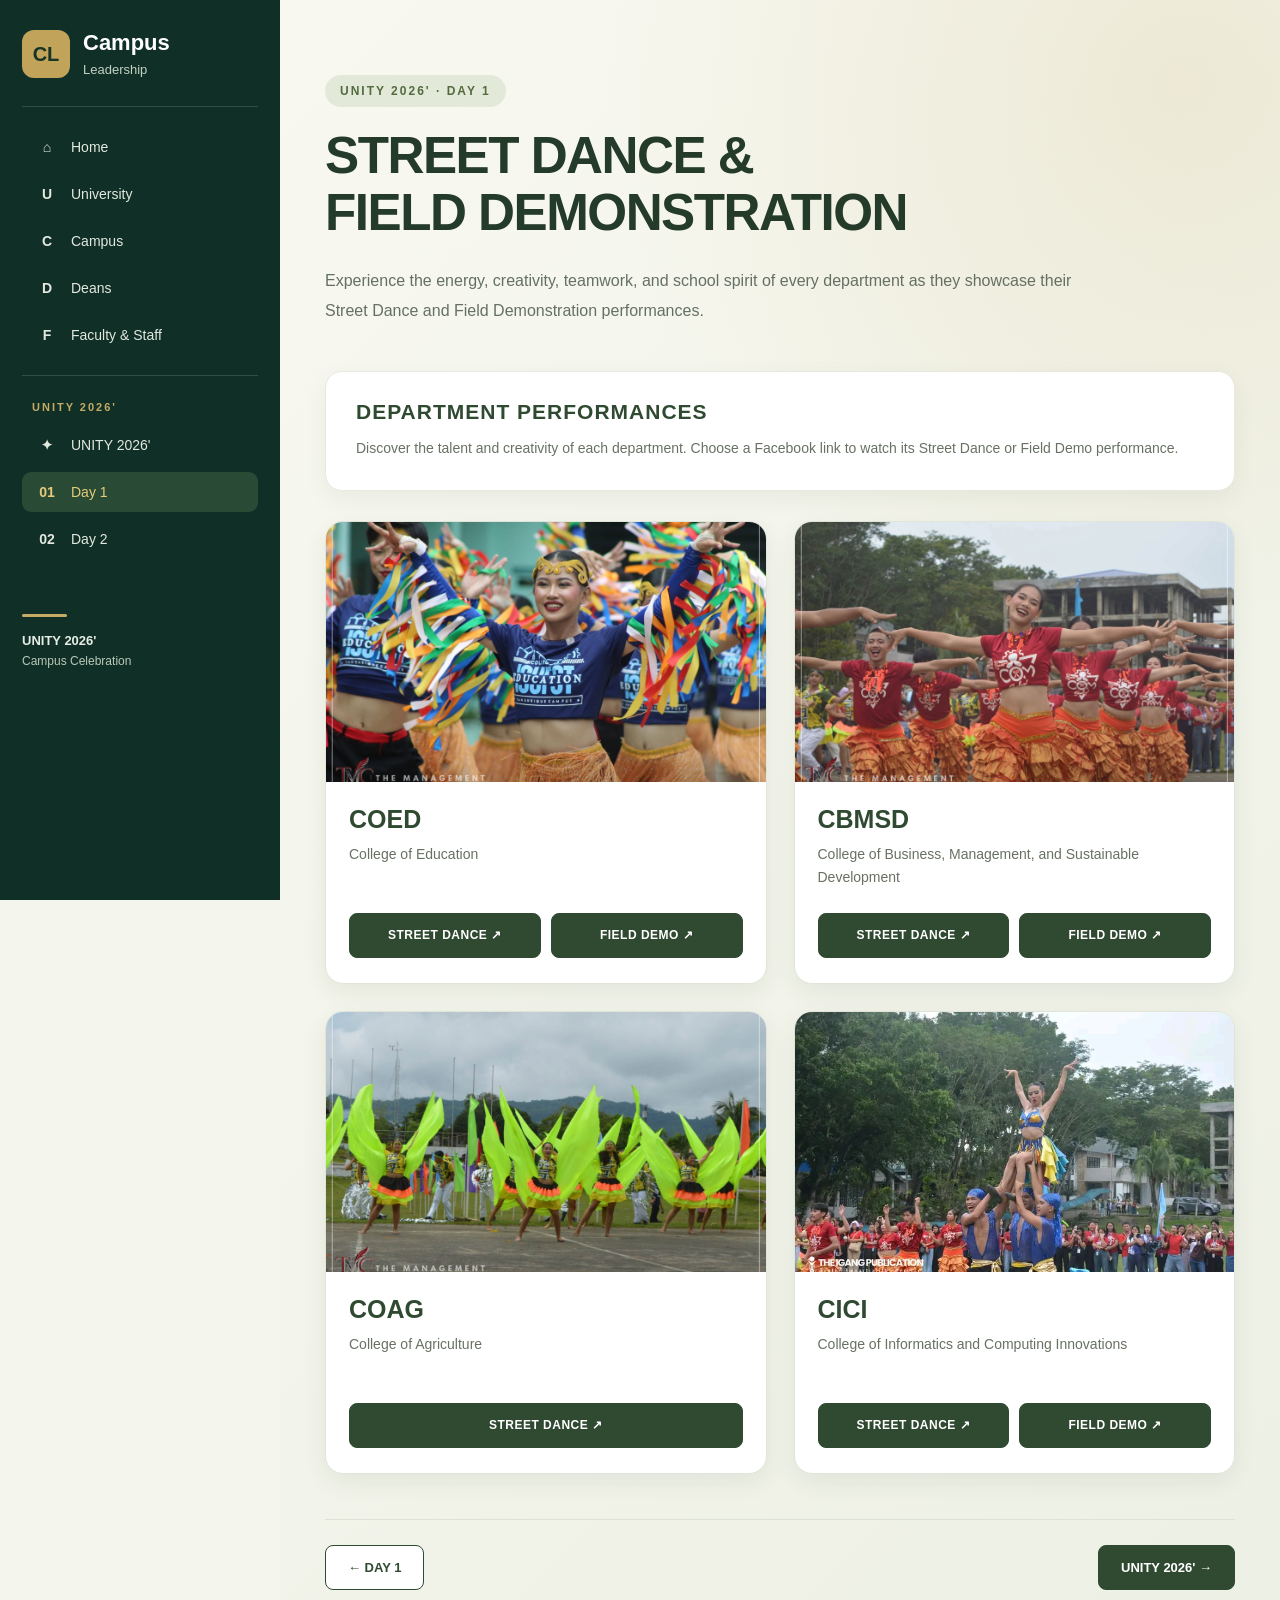
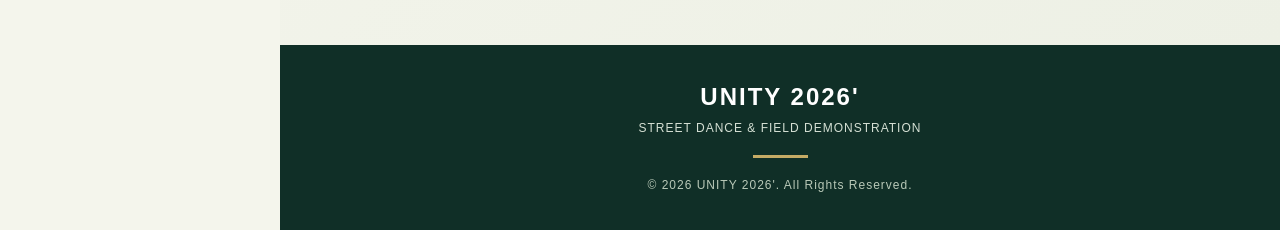
<file: performances.html>
<!DOCTYPE html>
<html lang="en">
<head>
    <meta charset="UTF-8">
    <meta name="viewport" content="width=device-width, initial-scale=1.0">

    <title>UNITY 2026 - Street Dance & Field Demo</title>

    <style>
        * {
            box-sizing: border-box;
            margin: 0;
            padding: 0;
        }

        html {
            scroll-behavior: smooth;
        }

        body {
            font-family: Arial, Helvetica, sans-serif;
            background: #f4f5ec;
            color: #293d2b;
        }

        /* SIDEBAR */

        .sidebar {
            position: fixed;
            top: 0;
            left: 0;
            width: 280px;
            height: 100vh;
            padding: 30px 22px;
            overflow-y: auto;
            background: #102f27;
            color: white;
            z-index: 1000;
        }

        .sidebar-logo {
            display: flex;
            align-items: center;
            gap: 13px;
            margin-bottom: 28px;
            color: white;
            text-decoration: none;
        }

        .sidebar-logo-box {
            display: flex;
            align-items: center;
            justify-content: center;
            width: 48px;
            height: 48px;
            flex-shrink: 0;
            border-radius: 12px;
            background: #c1a35a;
            color: #183426;
            font-size: 20px;
            font-weight: 900;
        }

        .sidebar-logo-text h2 {
            font-size: 22px;
            margin-bottom: 4px;
        }

        .sidebar-logo-text span {
            color: #c4d1c3;
            font-size: 13px;
        }

        .sidebar-divider {
            height: 1px;
            margin: 20px 0;
            background: rgba(255,255,255,0.14);
        }

        .sidebar-links {
            display: flex;
            flex-direction: column;
            gap: 7px;
            list-style: none;
        }

        .sidebar-links li {
            list-style: none;
        }

        .sidebar-links a {
            display: flex;
            align-items: center;
            gap: 12px;
            padding: 12px 13px;
            border-radius: 9px;
            color: #e2e9df;
            font-size: 14px;
            text-decoration: none;
            transition: 0.25s ease;
        }

        .sidebar-links a:hover,
        .sidebar-links a.active {
            background: #294a35;
            color: #e5cb7a;
        }

        .sidebar-icon {
            display: inline-flex;
            align-items: center;
            justify-content: center;
            width: 24px;
            min-width: 24px;
            font-weight: bold;
        }

        .sidebar-section-title {
            margin: 25px 10px 12px;
            color: #c5ab65;
            font-size: 11px;
            font-weight: bold;
            letter-spacing: 2px;
        }

        .sidebar-footer {
            margin-top: 35px;
            padding-top: 20px;
            color: #e6ede4;
        }

        .sidebar-footer-line {
            width: 45px;
            height: 3px;
            margin-bottom: 16px;
            border-radius: 5px;
            background: #c5ab65;
        }

        .sidebar-footer strong,
        .sidebar-footer small {
            display: block;
        }

        .sidebar-footer strong {
            margin-bottom: 6px;
            font-size: 13px;
        }

        .sidebar-footer small {
            color: #b9c9b8;
            font-size: 12px;
        }

        /* MOBILE MENU */

        .sidebar-toggle {
            display: none;
            position: fixed;
            top: 15px;
            left: 15px;
            z-index: 1200;
            width: 45px;
            height: 45px;
            border: none;
            border-radius: 10px;
            background: #102f27;
            color: white;
            font-size: 23px;
            cursor: pointer;
        }

        .sidebar-overlay {
            display: none;
        }

        /* MAIN PAGE */

        main {
            margin-left: 280px;
        }

        .streetdance-page {
            min-height: 100vh;
            padding: 75px 45px 55px;
            background:
                radial-gradient(
                    circle at 90% 5%,
                    rgba(196, 170, 98, 0.16),
                    transparent 32%
                ),
                linear-gradient(135deg, #f8f8f0, #edf0e5);
        }

        .streetdance-content {
            width: 100%;
            max-width: 1150px;
            margin: 0 auto;
        }

        .unity-label {
            display: inline-block;
            margin-bottom: 20px;
            padding: 9px 15px;
            border-radius: 30px;
            background: #e3e9d9;
            color: #536b3f;
            font-size: 12px;
            font-weight: 800;
            letter-spacing: 2px;
        }

        .streetdance-content > h1 {
            margin-bottom: 24px;
            color: #243b29;
            font-size: clamp(34px, 4vw, 57px);
            font-weight: 900;
            line-height: 1.12;
            letter-spacing: -1.5px;
        }

        .streetdance-description {
            max-width: 760px;
            margin-bottom: 45px;
            color: #657064;
            font-size: 16px;
            line-height: 1.9;
        }

        /* INTRO */

        .streetdance-intro {
            margin-bottom: 30px;
            padding: 28px 30px;
            border: 1px solid #e8e9df;
            border-radius: 17px;
            background: white;
            box-shadow: 0 8px 25px rgba(31, 54, 34, 0.06);
        }

        .streetdance-intro h2 {
            margin-bottom: 12px;
            color: #304a32;
            font-size: 21px;
            letter-spacing: 1px;
        }

        .streetdance-intro p {
            color: #687164;
            font-size: 14px;
            line-height: 1.8;
        }

        /* DEPARTMENT CARDS */

        .department-grid {
            display: grid;
            grid-template-columns: repeat(2, minmax(0, 1fr));
            gap: 27px;
            align-items: stretch;
        }

        .department-card {
            min-width: 0;
            overflow: hidden;
            border: 1px solid #e0e5d9;
            border-radius: 18px;
            background: white;
            box-shadow: 0 8px 24px rgba(32, 52, 33, 0.07);
            transition: transform 0.25s ease, box-shadow 0.25s ease;
        }

        .department-card:hover {
            transform: translateY(-5px);
            box-shadow: 0 16px 35px rgba(32, 52, 33, 0.14);
        }

        .department-photo {
            width: 100%;
            height: 260px;
            overflow: hidden;
            background: #e4e8dd;
        }

        .department-photo img {
            display: block;
            width: 100%;
            height: 100%;
            object-fit: cover;
            object-position: center;
            transition: transform 0.4s ease;
        }

        .department-card:hover .department-photo img {
            transform: scale(1.04);
        }

        .department-card > h2 {
            margin: 23px 23px 9px;
            color: #304a32;
            font-size: 25px;
            font-weight: 900;
        }

        .department-card > p {
            min-height: 48px;
            margin: 0 23px 22px;
            color: #687164;
            font-size: 14px;
            line-height: 1.7;
        }

        /* FACEBOOK BUTTONS */

        .performance-buttons {
            display: flex;
            flex-wrap: wrap;
            gap: 10px;
            margin: 0 23px 25px;
        }

        .performance-button {
            display: inline-flex;
            flex: 1 1 140px;
            align-items: center;
            justify-content: center;
            min-height: 45px;
            padding: 12px 14px;
            border: 1px solid #304a32;
            border-radius: 8px;
            background: #304a32;
            color: white;
            font-size: 12px;
            font-weight: 800;
            letter-spacing: 0.5px;
            text-align: center;
            text-decoration: none;
            transition: 0.25s ease;
        }

        .performance-button:hover {
            border-color: #b89b52;
            background: #b89b52;
            color: white;
        }

        /* PAGE NAVIGATION */

        .day-navigation {
            display: flex;
            justify-content: space-between;
            gap: 15px;
            margin-top: 45px;
            padding-top: 25px;
            border-top: 1px solid #dce2d5;
        }

        .back-button,
        .next-button {
            display: inline-flex;
            align-items: center;
            justify-content: center;
            min-height: 45px;
            padding: 12px 22px;
            border: 1px solid #304a32;
            border-radius: 8px;
            font-size: 13px;
            font-weight: 800;
            text-decoration: none;
            transition: 0.25s ease;
        }

        .back-button {
            background: white;
            color: #304a32;
        }

        .back-button:hover {
            background: #e7eddf;
        }

        .next-button {
            background: #304a32;
            color: white;
        }

        .next-button:hover {
            border-color: #b89b52;
            background: #b89b52;
        }

        /* FOOTER */

        footer {
            margin-left: 280px;
            padding: 38px 25px;
            background: #102f27;
            color: white;
            text-align: center;
        }

        .footer-content h2 {
            margin-bottom: 10px;
            font-size: 24px;
            letter-spacing: 2px;
        }

        .footer-content > p {
            color: #d5e0d4;
            font-size: 12px;
            letter-spacing: 1px;
        }

        .footer-line {
            width: 55px;
            height: 3px;
            margin: 20px auto;
            background: #c5ab65;
        }

        .footer-content .copyright {
            color: #b9c9b8;
            font-size: 12px;
        }

        /* TABLET AND MOBILE */

        @media (max-width: 1000px) {
            .streetdance-page {
                padding: 75px 28px 45px;
            }

            .department-grid {
                gap: 20px;
            }

            .department-photo {
                height: 220px;
            }
        }

        @media (max-width: 760px) {
            main,
            footer {
                margin-left: 0;
            }

            .sidebar {
                transform: translateX(-100%);
                transition: transform 0.3s ease;
            }

            .sidebar.active {
                transform: translateX(0);
            }

            .sidebar-toggle {
                display: block;
            }

            .sidebar-overlay.active {
                display: block;
                position: fixed;
                inset: 0;
                z-index: 900;
                background: rgba(0, 0, 0, 0.45);
            }

            .streetdance-page {
                padding: 85px 20px 40px;
            }

            .streetdance-content > h1 {
                font-size: 36px;
            }

            .streetdance-description {
                font-size: 14px;
            }

            .department-grid {
                grid-template-columns: 1fr;
            }

            .department-photo {
                height: 250px;
            }

            .department-card > p {
                min-height: 0;
            }

            .performance-buttons {
                flex-direction: column;
            }

            .performance-button {
                width: 100%;
                flex-basis: auto;
            }

            .day-navigation {
                flex-direction: column;
            }

            .back-button,
            .next-button {
                width: 100%;
            }
        }

        @media (prefers-reduced-motion: reduce) {
            *,
            *::before,
            *::after {
                scroll-behavior: auto !important;
                transition: none !important;
            }
        }
    </style>
</head>

<body>

    <!-- SIDEBAR -->
    <aside class="sidebar">

        <a href="index.html#home" class="sidebar-logo">
            <div class="sidebar-logo-box">CL</div>
            <div class="sidebar-logo-text">
                <h2>Campus</h2>
                <span>Leadership</span>
            </div>
        </a>

        <div class="sidebar-divider"></div>

        <ul class="sidebar-links">
            <li>
                <a href="index.html#home">
                    <span class="sidebar-icon">⌂</span>
                    <span>Home</span>
                </a>
            </li>
            <li>
                <a href="index.html#university">
                    <span class="sidebar-icon">U</span>
                    <span>University</span>
                </a>
            </li>
            <li>
                <a href="index.html#campus">
                    <span class="sidebar-icon">C</span>
                    <span>Campus</span>
                </a>
            </li>
            <li>
                <a href="index.html#deans">
                    <span class="sidebar-icon">D</span>
                    <span>Deans</span>
                </a>
            </li>
            <li>
                <a href="index.html#faculty">
                    <span class="sidebar-icon">F</span>
                    <span>Faculty &amp; Staff</span>
                </a>
            </li>
        </ul>

        <div class="sidebar-divider"></div>

        <div class="sidebar-section-title">UNITY 2026'</div>

        <ul class="sidebar-links unity-sidebar">
            <li>
                <a href="unity.html">
                    <span class="sidebar-icon">✦</span>
                    <span>UNITY 2026'</span>
                </a>
            </li>
            <li>
                <a href="day1.html" class="active">
                    <span class="sidebar-icon">01</span>
                    <span>Day 1</span>
                </a>
            </li>
            <li>
                <a href="day2.html">
                    <span class="sidebar-icon">02</span>
                    <span>Day 2</span>
                </a>
            </li>
        </ul>

        <div class="sidebar-footer">
            <div class="sidebar-footer-line"></div>
            <strong>UNITY 2026'</strong>
            <small>Campus Celebration</small>
        </div>

    </aside>

    <!-- MOBILE MENU -->
    <button class="sidebar-toggle"
            onclick="toggleSidebar()"
            aria-label="Toggle navigation">
        ☰
    </button>

    <div class="sidebar-overlay" onclick="toggleSidebar()"></div>

    <!-- MAIN CONTENT -->
    <main>
        <section class="streetdance-page">
            <div class="streetdance-content">

                <p class="unity-label">UNITY 2026' · DAY 1</p>

                <h1>
                    STREET DANCE &amp;<br>
                    FIELD DEMONSTRATION
                </h1>

                <p class="streetdance-description">
                    Experience the energy, creativity, teamwork,
                    and school spirit of every department as they
                    showcase their Street Dance and Field
                    Demonstration performances.
                </p>

                <div class="streetdance-intro">
                    <h2>DEPARTMENT PERFORMANCES</h2>
                    <p>
                        Discover the talent and creativity of each
                        department. Choose a Facebook link to watch
                        its Street Dance or Field Demo performance.
                    </p>
                </div>

                <div class="department-grid">

                    <!-- COED -->
                    <article class="department-card">
                        <div class="department-photo">
                            <img src="day1-18.jpg"
                                 alt="COED performance">
                        </div>

                        <h2>COED</h2>
                        <p>College of Education</p>

                        <div class="performance-buttons">
                            <a href="https://www.facebook.com/share/v/1C6AQcpYat/"
                               target="_blank"
                               rel="noopener noreferrer"
                               class="performance-button">
                                STREET DANCE ↗
                            </a>

                            <a href="https://www.facebook.com/share/v/1BmzEcEtjP/"
                               target="_blank"
                               rel="noopener noreferrer"
                               class="performance-button">
                                FIELD DEMO ↗
                            </a>
                        </div>
                    </article>

                    <!-- CBMSD -->
                    <article class="department-card">
                        <div class="department-photo">
                            <img src="day1-4.jpg"
                                 alt="CBMSD performance">
                        </div>

                        <h2>CBMSD</h2>
                        <p>
                            College of Business, Management,
                            and Sustainable Development
                        </p>

                        <div class="performance-buttons">
                            <a href="https://www.facebook.com/share/v/1BjpxhS3y6/"
                               target="_blank"
                               rel="noopener noreferrer"
                               class="performance-button">
                                STREET DANCE ↗
                            </a>

                            <a href="https://www.facebook.com/share/v/1L8tkCWKGY/"
                               target="_blank"
                               rel="noopener noreferrer"
                               class="performance-button">
                                FIELD DEMO ↗
                            </a>
                        </div>
                    </article>

                    <!-- COAG -->
                    <article class="department-card">
                        <div class="department-photo">
                            <img src="day1-11.jpg"
                                 alt="COAG performance">
                        </div>

                        <h2>COAG</h2>
                        <p>College of Agriculture</p>

                        <div class="performance-buttons">
                            <a href="https://www.facebook.com/share/v/19SqwGHESi/"
                               target="_blank"
                               rel="noopener noreferrer"
                               class="performance-button">
                                STREET DANCE ↗
                            </a>
                        </div>
                    </article>

                    <!-- CICI -->
                    <article class="department-card">
                        <div class="department-photo">
                            <img src="day1-7.jpg"
                                 alt="CICI performance">
                        </div>

                        <h2>CICI</h2>
                        <p>
                            College of Informatics and
                            Computing Innovations
                        </p>

                        <div class="performance-buttons">
                            <a href="https://www.facebook.com/share/v/1CLhkTJfYW/"
                               target="_blank"
                               rel="noopener noreferrer"
                               class="performance-button">
                                STREET DANCE ↗
                            </a>

                            <a href="https://www.facebook.com/share/v/1BXgd7EMDv/"
                               target="_blank"
                               rel="noopener noreferrer"
                               class="performance-button">
                                FIELD DEMO ↗
                            </a>
                        </div>
                    </article>

                </div>

                <div class="day-navigation">
                    <a href="day1.html" class="back-button">
                        ← DAY 1
                    </a>

                    <a href="unity.html" class="next-button">
                        UNITY 2026' →
                    </a>
                </div>

            </div>
        </section>
    </main>

    <!-- FOOTER -->
    <footer>
        <div class="footer-content">
            <h2>UNITY 2026'</h2>
            <p>STREET DANCE &amp; FIELD DEMONSTRATION</p>
            <div class="footer-line"></div>
            <p class="copyright">
                © 2026 UNITY 2026'. All Rights Reserved.
            </p>
        </div>
    </footer>

    <!-- MOBILE SIDEBAR SCRIPT -->
    <script>
        function toggleSidebar() {
            document.querySelector(".sidebar").classList.toggle("active");
            document.querySelector(".sidebar-overlay").classList.toggle("active");
        }
    </script>

</body>
</html>
</file>
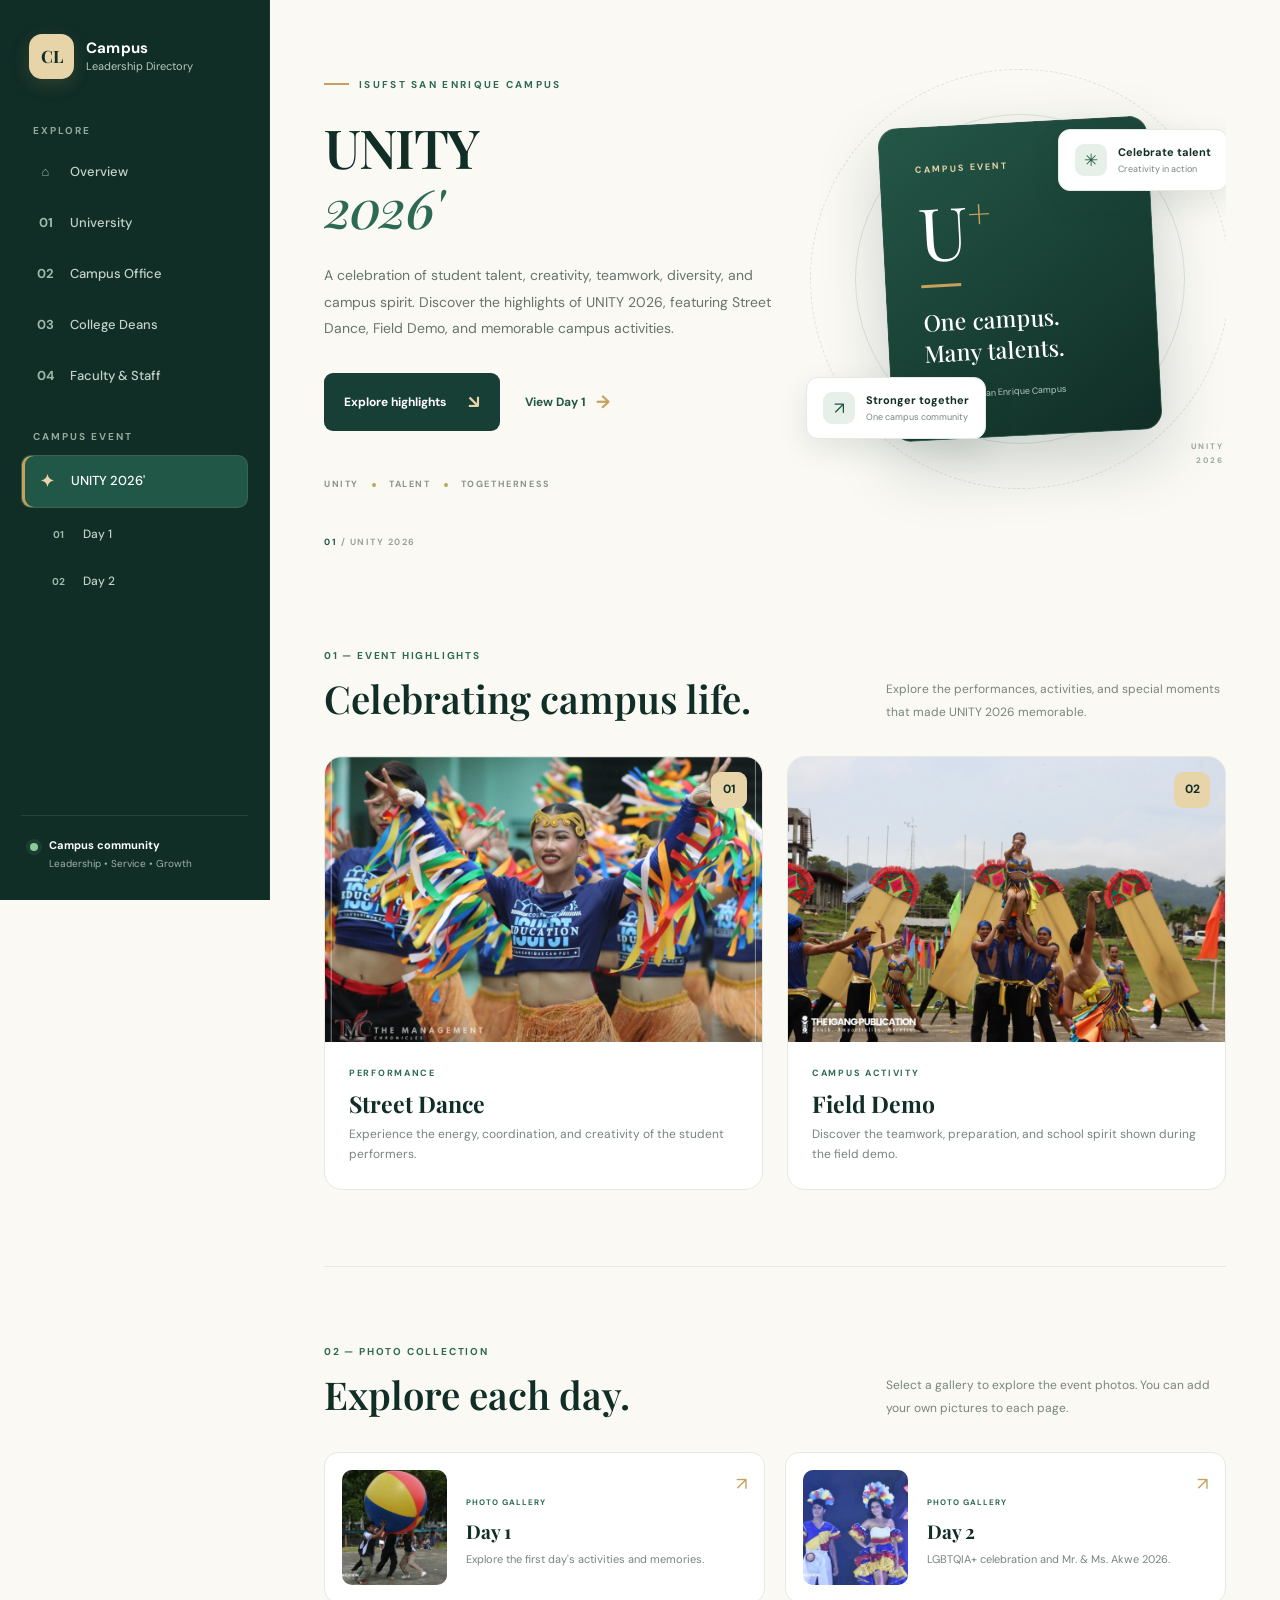
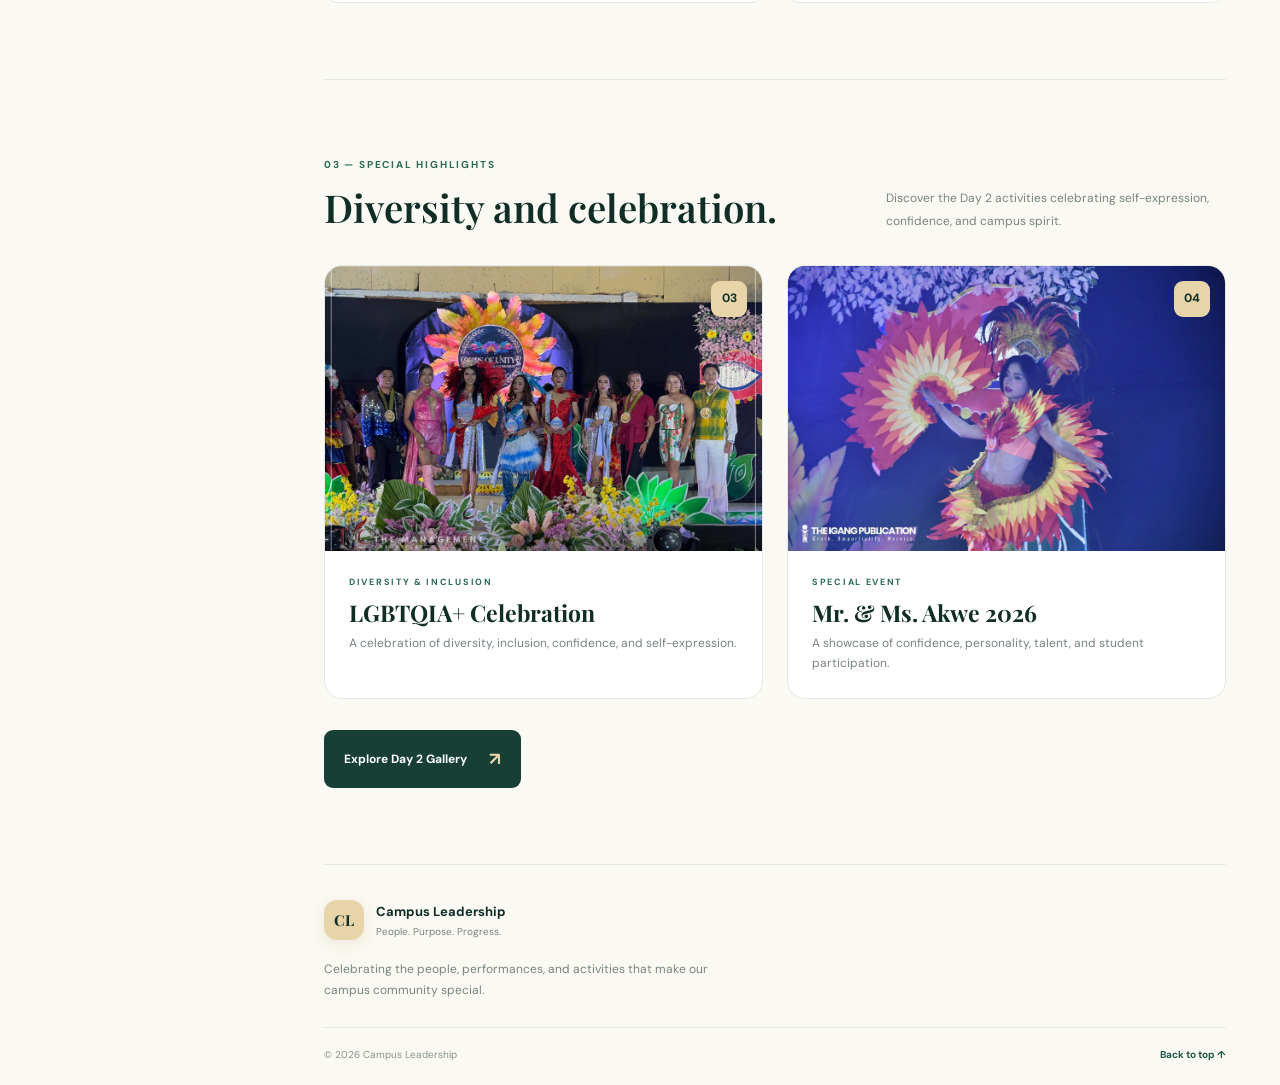
<file: unity.html>
<!DOCTYPE html>
<html lang="en">
<head>
    <meta charset="UTF-8">
    <meta name="viewport" content="width=device-width, initial-scale=1.0">
    <meta name="theme-color" content="#173f35">

    <title>UNITY 2026 | Campus Leadership Directory</title>

    <link rel="stylesheet" href="style.css">
</head>
<body>

    <!-- SIDEBAR NAVIGATION -->
    <aside class="sidebar" id="sidebar">

        <a href="index.html#home" class="brand">
            <span class="brand-mark">CL</span>
            <span class="brand-copy">
                <strong>Campus</strong>
                <small>Leadership Directory</small>
            </span>
        </a>

        <div class="side-caption">EXPLORE</div>

        <nav class="side-nav" aria-label="Main navigation">
            <a href="index.html#home">
                <span>⌂</span> Overview
            </a>

            <a href="index.html#university">
                <span>01</span> University
            </a>

            <a href="index.html#campus">
                <span>02</span> Campus Office
            </a>

            <a href="index.html#deans">
                <span>03</span> College Deans
            </a>

            <a href="index.html#faculty">
                <span>04</span> Faculty &amp; Staff
            </a>
        </nav>

        <div class="side-caption event-caption">CAMPUS EVENT</div>

        <nav class="side-nav unity-nav" aria-label="Unity event navigation">
            <a href="unity.html" class="unity-link active">
                <span>✦</span> UNITY 2026'
            </a>

            <a href="day1.html" class="sub-link">
                <span>01</span> Day 1
            </a>

            <a href="day2.html" class="sub-link">
                <span>02</span> Day 2
            </a>
        </nav>

        <div class="sidebar-bottom">
            <span class="online-dot"></span>
            <div>
                <strong>Campus community</strong>
                <small>Leadership • Service • Growth</small>
            </div>
        </div>

    </aside>

    <!-- MOBILE MENU BUTTON -->
    <button
        class="menu-toggle"
        onclick="toggleSidebar()"
        aria-label="Toggle navigation"
        aria-expanded="false">
        ☰
    </button>

    <div class="overlay" onclick="toggleSidebar()"></div>

    <!-- MAIN CONTENT -->
    <main class="main-shell" id="home">

        <!-- UNITY HERO -->
        <header class="hero">

            <div class="hero-text">

                <p class="eyebrow">
                    <span></span> ISUFST SAN ENRIQUE CAMPUS
                </p>

                <h1>
                    UNITY<br>
                    <em>2026'</em>
                </h1>

                <p class="hero-intro">
                    A celebration of student talent, creativity, teamwork,
                    diversity, and campus spirit. Discover the highlights
                    of UNITY 2026, featuring Street Dance, Field Demo,
                    and memorable campus activities.
                </p>

                <div class="hero-actions">
                    <a class="primary-action" href="#highlights">
                        Explore highlights <span>↘</span>
                    </a>

                    <a class="text-action" href="day1.html">
                        View Day 1 <span>→</span>
                    </a>
                </div>

                <div class="hero-meta">
                    <span>UNITY</span>
                    <i></i>
                    <span>TALENT</span>
                    <i></i>
                    <span>TOGETHERNESS</span>
                </div>

            </div>

            <!-- DECORATIVE HERO ARTWORK -->
            <div class="hero-art" aria-label="UNITY 2026 event artwork">

                <div class="art-ring ring-one"></div>
                <div class="art-ring ring-two"></div>

                <div class="art-panel">
                    <span class="panel-kicker">CAMPUS EVENT</span>

                    <div class="panel-monogram">
                        U<span>+</span>
                    </div>

                    <div class="panel-rule"></div>

                    <strong>
                        One campus.<br>
                        Many talents.
                    </strong>

                    <small>UNITY 2026 · San Enrique Campus</small>
                </div>

                <div class="floating-note note-top">
                    <span class="note-symbol">✳</span>
                    <div>
                        <strong>Celebrate talent</strong>
                        <small>Creativity in action</small>
                    </div>
                </div>

                <div class="floating-note note-bottom">
                    <span class="note-symbol">↗</span>
                    <div>
                        <strong>Stronger together</strong>
                        <small>One campus community</small>
                    </div>
                </div>

                <span class="art-stamp">
                    UNITY<br>2026
                </span>

            </div>

            <div class="hero-index">
                <span>01</span> / UNITY 2026
            </div>

        </header>

        <!-- EVENT INTRODUCTION -->
        <section class="content-section" id="highlights">

            <div class="section-top">
                <div>
                    <p class="section-kicker">01 — EVENT HIGHLIGHTS</p>
                    <h2>Celebrating campus life.</h2>
                </div>

                <p class="section-summary">
                    Explore the performances, activities, and special
                    moments that made UNITY 2026 memorable.
                </p>
            </div>

            <div class="leader-grid">

                <article class="leader-card">
                    <div class="leader-photo">
                        <img
                            src="day1-18.jpg"
                            alt="UNITY 2026 Street Dance performance">

                        <span class="number-stamp">01</span>
                    </div>

                    <div class="leader-info">
                        <p class="role-label">PERFORMANCE</p>
                        <h3>Street Dance</h3>
                        <p>
                            Experience the energy, coordination, and
                            creativity of the student performers.
                        </p>
                    </div>
                </article>

                <article class="leader-card">
                    <div class="leader-photo">
                        <img
                            src="18.jpg"
                            alt="UNITY 2026 Field Demo">

                        <span class="number-stamp">02</span>
                    </div>

                    <div class="leader-info">
                        <p class="role-label">CAMPUS ACTIVITY</p>
                        <h3>Field Demo</h3>
                        <p>
                            Discover the teamwork, preparation, and
                            school spirit shown during the field demo.
                        </p>
                    </div>
                </article>

            </div>

        </section>

        <!-- DAY 1 AND DAY 2 NAVIGATION -->
        <section class="content-section" id="event-days">

            <div class="section-top">
                <div>
                    <p class="section-kicker">02 — PHOTO COLLECTION</p>
                    <h2>Explore each day.</h2>
                </div>

                <p class="section-summary">
                    Select a gallery to explore the event photos.
                    You can add your own pictures to each page.
                </p>
            </div>

            <div class="dean-grid">

                <a href="day1.html" class="dean-card">
                    <div class="dean-photo">
                        <img
                            src="day1-13.jpg"
                            alt="Day 1 UNITY 2026 gallery">
                    </div>

                    <div class="dean-info">
                        <span>PHOTO GALLERY</span>
                        <h3>Day 1</h3>
                        <p>Explore the first day's activities and memories.</p>
                    </div>

                    <span class="card-arrow">↗</span>
                </a>

                <a href="day2.html" class="dean-card">
                    <div class="dean-photo">
                        <img
                            src="day2-15.jpg"
                            alt="Day 2 UNITY 2026 gallery">
                    </div>

                    <div class="dean-info">
                        <span>PHOTO GALLERY</span>
                        <h3>Day 2</h3>
                        <p>
                            LGBTQIA+ celebration and Mr. &amp; Ms. Akwe 2026.
                        </p>
                    </div>

                    <span class="card-arrow">↗</span>
                </a>

            </div>

        </section>

        <!-- FEATURED DAY 2 ACTIVITIES -->
        <section class="content-section" id="day2-highlights">

            <div class="section-top">
                <div>
                    <p class="section-kicker">03 — SPECIAL HIGHLIGHTS</p>
                    <h2>Diversity and celebration.</h2>
                </div>

                <p class="section-summary">
                    Discover the Day 2 activities celebrating
                    self-expression, confidence, and campus spirit.
                </p>
            </div>

            <div class="leader-grid">

                <article class="leader-card">
                    <div class="leader-photo">
                        <img
                            src="G6.jpg"
                            alt="LGBTQIA+ celebration at UNITY 2026">

                        <span class="number-stamp">03</span>
                    </div>

                    <div class="leader-info">
                        <p class="role-label">DIVERSITY &amp; INCLUSION</p>
                        <h3>LGBTQIA+ Celebration</h3>
                        <p>
                            A celebration of diversity, inclusion,
                            confidence, and self-expression.
                        </p>
                    </div>
                </article>

                <article class="leader-card">
                    <div class="leader-photo">
                        <img
                            src="M19.jpg"
                            alt="Mr. and Ms. Akwe 2026">

                        <span class="number-stamp">04</span>
                    </div>

                    <div class="leader-info">
                        <p class="role-label">SPECIAL EVENT</p>
                        <h3>Mr. &amp; Ms. Akwe 2026</h3>
                        <p>
                            A showcase of confidence, personality,
                            talent, and student participation.
                        </p>
                    </div>
                </article>

            </div>

            <div class="hero-actions">
                <a class="primary-action" href="day2.html">
                    Explore Day 2 Gallery <span>↗</span>
                </a>
            </div>

        </section>

        <!-- FOOTER -->
        <footer class="site-footer">

            <div class="footer-brand">
                <span class="brand-mark">CL</span>

                <div>
                    <strong>Campus Leadership</strong>
                    <small>People. Purpose. Progress.</small>
                </div>
            </div>

            <p>
                Celebrating the people, performances, and activities
                that make our campus community special.
            </p>

            <div class="footer-bottom">
                <span>© 2026 Campus Leadership</span>
                <a href="#home">Back to top ↑</a>
            </div>

        </footer>

    </main>

    <!-- SIDEBAR JAVASCRIPT -->
    <script>
        function toggleSidebar() {
            const sidebar = document.querySelector(".sidebar");
            const overlay = document.querySelector(".overlay");
            const button = document.querySelector(".menu-toggle");

            sidebar.classList.toggle("open");
            overlay.classList.toggle("show");

            button.setAttribute(
                "aria-expanded",
                sidebar.classList.contains("open")
            );
        }

        document.querySelectorAll(".side-nav a").forEach(link => {
            link.addEventListener("click", () => {
                if (
                    window.innerWidth <= 900 &&
                    document.querySelector(".sidebar").classList.contains("open")
                ) {
                    toggleSidebar();
                }
            });
        });
    </script>

</body>
</html>
</file>
<file: style.css>
/* =========================================
   CAMPUS LEADERSHIP DIRECTORY
   Main Theme: Forest Green, Cream, Gold
========================================= */

@import url('https://fonts.googleapis.com/css2?family=DM+Sans:wght@400;500;600;700&family=Playfair+Display:wght@500;600;700&display=swap');

:root {
    --green-950: #102d26;
    --green-900: #173f35;
    --green-800: #205747;
    --green-700: #2d6a53;
    --green-600: #3e8064;
    --green-100: #e6efe8;
    --green-50: #f3f7f2;

    --gold: #c5a15b;
    --gold-light: #e7d5a9;

    --cream: #faf9f4;
    --white: #ffffff;
    --text: #24352e;
    --muted: #78847d;
    --border: #e5e9e1;

    --sidebar-width: 270px;
    --radius: 18px;
    --shadow: 0 12px 35px rgba(23, 63, 53, 0.08);
}

/* RESET */

* {
    margin: 0;
    padding: 0;
    box-sizing: border-box;
}

html {
    scroll-behavior: smooth;
    scroll-padding-top: 30px;
}

body {
    font-family: 'DM Sans', sans-serif;
    background: var(--cream);
    color: var(--text);
    line-height: 1.7;
    overflow-x: hidden;
}

a {
    color: inherit;
    text-decoration: none;
}

button {
    font: inherit;
}

img {
    display: block;
    max-width: 100%;
}

::selection {
    background: var(--green-800);
    color: white;
}

/* =========================================
   SIDEBAR
========================================= */

.sidebar {
    width: var(--sidebar-width);
    height: 100vh;
    position: fixed;
    top: 0;
    left: 0;
    z-index: 1000;

    display: flex;
    flex-direction: column;

    padding: 30px 21px 20px;
    background: var(--green-950);
    color: var(--white);

    overflow-y: auto;
    border-right: 1px solid rgba(255, 255, 255, 0.06);
}

.brand {
    display: flex;
    align-items: center;
    gap: 12px;
    padding: 4px 8px 29px;
}

.brand-mark {
    width: 45px;
    height: 45px;
    flex-shrink: 0;

    display: grid;
    place-items: center;

    color: var(--green-950);
    background: var(--gold-light);

    border-radius: 13px;
    font-family: 'Playfair Display', serif;
    font-size: 17px;
    font-weight: 700;

    box-shadow: 0 5px 18px rgba(197, 161, 91, 0.18);
}

.brand-copy {
    display: flex;
    flex-direction: column;
    line-height: 1.45;
}

.brand-copy strong {
    color: white;
    font-size: 15px;
    font-weight: 700;
    letter-spacing: 0.2px;
}

.brand-copy small {
    color: #b9c9bf;
    font-size: 11px;
}

.side-caption {
    padding: 14px 12px 10px;
    color: #91aa9c;
    font-size: 10px;
    font-weight: 700;
    letter-spacing: 2px;
}

.event-caption {
    margin-top: 15px;
}

.side-nav {
    display: flex;
    flex-direction: column;
    gap: 5px;
}

.side-nav a {
    min-height: 46px;
    display: flex;
    align-items: center;
    gap: 13px;

    padding: 11px 13px;
    border-radius: 10px;

    color: #c4d2c9;
    font-size: 13px;
    font-weight: 500;

    transition:
        background 0.25s ease,
        color 0.25s ease,
        transform 0.25s ease;
}

.side-nav a span {
    width: 23px;
    min-width: 23px;
    display: inline-flex;
    align-items: center;
    justify-content: center;

    color: #9eb9a8;
    font-size: 13px;
    font-weight: 700;
}

.side-nav a:hover {
    background: rgba(255, 255, 255, 0.08);
    color: white;
    transform: translateX(3px);
}

.side-nav a.active {
    color: white;
    background: var(--green-800);
    box-shadow: inset 3px 0 var(--gold);
}

.side-nav a.active span {
    color: var(--gold-light);
}

/* UNITY LINKS */

.unity-nav {
    gap: 5px;
}

.unity-nav .unity-link {
    color: var(--gold-light);
    background: rgba(197, 161, 91, 0.12);
    border: 1px solid rgba(197, 161, 91, 0.16);
}

.unity-nav .unity-link span {
    color: var(--gold-light);
    font-size: 17px;
}

.unity-nav .unity-link:hover {
    background: rgba(197, 161, 91, 0.22);
}

.unity-nav .sub-link {
    margin-left: 12px;
    padding-left: 14px;
    min-height: 40px;
    font-size: 12px;
}

.unity-nav .sub-link span {
    font-size: 10px;
}

/* SIDEBAR BOTTOM */

.sidebar-bottom {
    display: flex;
    align-items: flex-start;
    gap: 11px;

    margin-top: auto;
    padding: 20px 9px 8px;

    border-top: 1px solid rgba(255, 255, 255, 0.1);
}

.online-dot {
    width: 8px;
    height: 8px;
    flex-shrink: 0;
    margin-top: 7px;

    border-radius: 50%;
    background: #8bc99c;
    box-shadow: 0 0 0 4px rgba(139, 201, 156, 0.1);
}

.sidebar-bottom div {
    display: flex;
    flex-direction: column;
}

.sidebar-bottom strong {
    font-size: 11px;
    color: white;
}

.sidebar-bottom small {
    font-size: 10px;
    color: #9fb4a7;
}

/* =========================================
   MOBILE NAVIGATION
========================================= */

.menu-toggle {
    display: none;

    position: fixed;
    top: 16px;
    left: 16px;
    z-index: 1200;

    width: 45px;
    height: 45px;

    border: 0;
    border-radius: 12px;

    background: var(--green-950);
    color: white;

    font-size: 22px;
    cursor: pointer;
    box-shadow: var(--shadow);
}

.overlay {
    display: none;
}

/* =========================================
   MAIN CONTENT
========================================= */

.main-shell {
    width: calc(100% - var(--sidebar-width));
    min-height: 100vh;
    margin-left: var(--sidebar-width);
    padding: 0 54px;
}

.content-section {
    padding: 76px 0;
    border-bottom: 1px solid var(--border);
}

/* =========================================
   HERO SECTION
========================================= */

.hero {
    min-height: 570px;
    position: relative;

    display: grid;
    grid-template-columns: 1.05fr 0.95fr;
    align-items: center;
    gap: 35px;

    padding: 66px 0 78px;
    overflow: hidden;
}

.hero-text {
    position: relative;
    z-index: 2;
    max-width: 610px;
}

.eyebrow {
    display: inline-flex;
    align-items: center;
    gap: 10px;

    margin-bottom: 24px;

    color: var(--green-700);
    font-size: 10px;
    font-weight: 700;
    letter-spacing: 2.3px;
}

.eyebrow span {
    width: 25px;
    height: 2px;
    display: inline-block;
    background: var(--gold);
}

.hero h1 {
    color: var(--green-950);
    font-family: 'Playfair Display', serif;
    font-size: clamp(42px, 4.2vw, 66px);
    line-height: 1.12;
    letter-spacing: -1.8px;
    font-weight: 600;
}

.hero h1 em {
    color: var(--green-700);
    font-weight: 500;
}

.hero-intro {
    max-width: 490px;
    margin-top: 25px;

    color: #66746b;
    font-size: 14px;
    line-height: 1.9;
}

.hero-actions {
    display: flex;
    align-items: center;
    flex-wrap: wrap;
    gap: 25px;

    margin-top: 31px;
}

.primary-action {
    display: inline-flex;
    align-items: center;
    justify-content: center;
    gap: 22px;

    padding: 14px 20px;
    border-radius: 9px;

    background: var(--green-900);
    color: white;

    font-size: 12px;
    font-weight: 700;

    transition:
        background 0.25s ease,
        transform 0.25s ease,
        box-shadow 0.25s ease;
}

.primary-action:hover {
    background: var(--green-700);
    transform: translateY(-3px);
    box-shadow: 0 9px 20px rgba(23, 63, 53, 0.17);
}

.primary-action span {
    color: var(--gold-light);
    font-size: 18px;
}

.text-action {
    display: inline-flex;
    align-items: center;
    gap: 10px;

    color: var(--green-800);
    font-size: 12px;
    font-weight: 700;

    transition: gap 0.2s ease;
}

.text-action:hover {
    gap: 15px;
}

.text-action span {
    color: var(--gold);
    font-size: 18px;
}

.hero-meta {
    display: flex;
    align-items: center;
    gap: 13px;

    margin-top: 46px;

    color: #89948b;
    font-size: 9px;
    font-weight: 700;
    letter-spacing: 1.6px;
}

.hero-meta i {
    width: 4px;
    height: 4px;
    border-radius: 50%;
    background: var(--gold);
}

/* =========================================
   HERO ARTWORK
========================================= */

.hero-art {
    min-height: 390px;
    position: relative;

    display: grid;
    place-items: center;
}

.art-ring {
    position: absolute;
    border: 1px solid rgba(45, 106, 83, 0.15);
    border-radius: 50%;
}

.ring-one {
    width: 330px;
    height: 330px;
}

.ring-two {
    width: 420px;
    height: 420px;
    border-style: dashed;
    animation: rotateRing 55s linear infinite;
}

.art-panel {
    width: 270px;
    min-height: 310px;
    position: relative;
    z-index: 2;

    display: flex;
    flex-direction: column;
    align-items: flex-start;
    justify-content: center;

    padding: 35px;

    background:
        linear-gradient(145deg, #245747, #102d26);
    border: 1px solid rgba(255, 255, 255, 0.15);
    border-radius: 19px;

    color: white;
    box-shadow: 0 25px 65px rgba(16, 45, 38, 0.2);

    transform: rotate(-3deg);
    transition: transform 0.35s ease;
}

.art-panel:hover {
    transform: rotate(0deg) translateY(-5px);
}

.panel-kicker {
    color: var(--gold-light);
    font-size: 9px;
    font-weight: 700;
    letter-spacing: 2px;
}

.panel-monogram {
    margin: 17px 0;
    color: white;
    font-family: 'Playfair Display', serif;
    font-size: 73px;
    line-height: 1;
}

.panel-monogram span {
    color: var(--gold);
    font-size: 40px;
    vertical-align: top;
}

.panel-rule {
    width: 40px;
    height: 3px;
    margin-bottom: 19px;
    background: var(--gold);
}

.art-panel > strong {
    font-family: 'Playfair Display', serif;
    font-size: 23px;
    line-height: 1.35;
    font-weight: 500;
}

.art-panel > small {
    margin-top: 20px;
    color: #b5c8bc;
    font-size: 9px;
}

.floating-note {
    position: absolute;
    z-index: 3;

    display: flex;
    align-items: center;
    gap: 11px;

    padding: 13px 16px;
    background: white;
    border: 1px solid var(--border);
    border-radius: 12px;

    box-shadow: 0 10px 30px rgba(16, 45, 38, 0.1);
    animation: floatNote 5s ease-in-out infinite;
}

.floating-note > div {
    display: flex;
    flex-direction: column;
}

.floating-note strong {
    color: var(--green-950);
    font-size: 11px;
}

.floating-note small {
    color: var(--muted);
    font-size: 9px;
}

.note-symbol {
    width: 32px;
    height: 32px;
    display: grid;
    place-items: center;

    border-radius: 9px;
    background: var(--green-100);
    color: var(--green-800);
    font-size: 17px;
}

.note-top {
    top: 45px;
    right: -2px;
}

.note-bottom {
    bottom: 35px;
    left: -8px;
    animation-delay: -2.5s;
}

.art-stamp {
    position: absolute;
    right: 2px;
    bottom: 7px;

    color: #9aa99e;
    font-size: 8px;
    font-weight: 700;
    letter-spacing: 2px;
    line-height: 1.7;
    text-align: right;
}

.hero-index {
    position: absolute;
    bottom: 20px;
    left: 0;

    color: #9aa49c;
    font-size: 9px;
    font-weight: 700;
    letter-spacing: 1.5px;
}

.hero-index span {
    color: var(--green-800);
}

/* =========================================
   SECTION HEADINGS
========================================= */

.section-top {
    display: flex;
    justify-content: space-between;
    align-items: flex-end;
    gap: 35px;

    margin-bottom: 32px;
}

.section-kicker {
    margin-bottom: 10px;
    color: var(--green-700);

    font-size: 10px;
    font-weight: 700;
    letter-spacing: 1.8px;
}

.section-top h2,
.staff-heading h2 {
    color: var(--green-950);
    font-family: 'Playfair Display', serif;
    font-size: clamp(27px, 3vw, 39px);
    font-weight: 600;
    line-height: 1.3;
}

.section-summary {
    max-width: 340px;
    color: var(--muted);
    font-size: 12px;
    line-height: 1.9;
}

/* =========================================
   UNIVERSITY PRESIDENT FEATURE
========================================= */

.president-feature {
    display: grid;
    grid-template-columns: 0.9fr 1.1fr;
    overflow: hidden;

    background: white;
    border: 1px solid var(--border);
    border-radius: var(--radius);

    box-shadow: var(--shadow);
}

.president-photo {
    min-height: 350px;
    position: relative;
    overflow: hidden;
    background: var(--green-100);
}

.president-photo img {
    width: 100%;
    height: 100%;
    min-height: 350px;
    position: absolute;
    inset: 0;
    object-fit: cover;
    object-position: center top;

    transition: transform 0.5s ease;
}

.president-feature:hover .president-photo img {
    transform: scale(1.035);
}

.photo-tag {
    position: absolute;
    bottom: 18px;
    left: 18px;

    padding: 7px 11px;
    border-radius: 5px;

    background: var(--green-950);
    color: white;

    font-size: 8px;
    font-weight: 700;
    letter-spacing: 1px;
}

.president-details {
    display: flex;
    flex-direction: column;
    justify-content: center;

    padding: 40px;
}

.role-label {
    color: var(--green-700);
    font-size: 9px;
    font-weight: 700;
    letter-spacing: 1.7px;
}

.president-details h3 {
    margin-top: 12px;

    color: var(--green-950);
    font-family: 'Playfair Display', serif;
    font-size: clamp(27px, 3vw, 39px);
    line-height: 1.3;
}

.role-name {
    margin-top: 7px;
    color: var(--muted);
    font-size: 12px;
}

.accent-line {
    width: 45px;
    height: 3px;
    margin: 22px 0;
    background: var(--gold);
}

.bio {
    max-width: 390px;
    color: #69766e;
    font-size: 13px;
    line-height: 1.9;
}

.feature-foot {
    display: flex;
    justify-content: space-between;
    align-items: center;

    margin-top: 32px;
    padding-top: 17px;
    border-top: 1px solid var(--border);

    color: #7b8a80;
    font-size: 9px;
    font-weight: 700;
    letter-spacing: 1.3px;
}

.feature-foot span:last-child {
    color: var(--gold);
    font-size: 18px;
}

/* =========================================
   CAMPUS LEADERSHIP CARDS
========================================= */

.leader-grid {
    display: grid;
    grid-template-columns: repeat(2, minmax(0, 1fr));
    gap: 24px;
}

.leader-card {
    overflow: hidden;
    background: white;
    border: 1px solid var(--border);
    border-radius: var(--radius);

    transition:
        transform 0.3s ease,
        box-shadow 0.3s ease;
}

.leader-card:hover {
    transform: translateY(-6px);
    box-shadow: var(--shadow);
}

.leader-photo {
    height: 285px;
    position: relative;
    overflow: hidden;
    background: var(--green-100);
}

.leader-photo img {
    width: 100%;
    height: 100%;
    object-fit: cover;
    object-position: center 25%;

    transition: transform 0.5s ease;
}

.leader-card:hover .leader-photo img {
    transform: scale(1.045);
}

.number-stamp {
    position: absolute;
    top: 15px;
    right: 15px;

    width: 36px;
    height: 36px;

    display: grid;
    place-items: center;

    border-radius: 9px;
    background: var(--gold-light);
    color: var(--green-950);

    font-size: 12px;
    font-weight: 700;
}

.leader-info {
    padding: 24px;
}

.leader-info h3 {
    margin: 7px 0 4px;

    color: var(--green-950);
    font-family: 'Playfair Display', serif;
    font-size: 23px;
    line-height: 1.4;
}

.leader-info > p:last-child {
    color: var(--muted);
    font-size: 12px;
}

/* =========================================
   COLLEGE DEANS
========================================= */

.dean-grid {
    display: grid;
    grid-template-columns: repeat(2, minmax(0, 1fr));
    gap: 20px;
}

.dean-card {
    min-height: 145px;
    position: relative;

    display: flex;
    align-items: center;
    gap: 19px;

    padding: 17px;
    padding-right: 42px;

    background: white;
    border: 1px solid var(--border);
    border-radius: 14px;

    transition:
        transform 0.3s ease,
        border-color 0.3s ease,
        box-shadow 0.3s ease;
}

.dean-card:hover {
    transform: translateY(-4px);
    border-color: #c7d8cb;
    box-shadow: var(--shadow);
}

.dean-photo {
    width: 105px;
    height: 115px;
    flex-shrink: 0;
    overflow: hidden;

    background: var(--green-100);
    border-radius: 10px;
}

.dean-photo img {
    width: 100%;
    height: 100%;
    object-fit: cover;
    object-position: center 20%;

    transition: transform 0.4s ease;
}

.dean-card:hover .dean-photo img {
    transform: scale(1.06);
}

.dean-info {
    min-width: 0;
}

.dean-info > span {
    color: var(--green-700);
    font-size: 8px;
    font-weight: 700;
    letter-spacing: 1px;
}

.dean-info h3 {
    margin: 5px 0;

    color: var(--green-950);
    font-family: 'Playfair Display', serif;
    font-size: 19px;
    line-height: 1.4;
}

.dean-info p {
    color: var(--muted);
    font-size: 11px;
    line-height: 1.7;
}

.card-arrow {
    position: absolute;
    top: 16px;
    right: 17px;

    color: var(--gold);
    font-size: 18px;

    transition:
        transform 0.25s ease,
        color 0.25s ease;
}

.dean-card:hover .card-arrow {
    color: var(--green-700);
    transform: translate(3px, -3px);
}

/* =========================================
   FACULTY AND STAFF
========================================= */

.people-grid {
    display: grid;
    grid-template-columns: repeat(3, minmax(0, 1fr));
    gap: 16px;
}

.person-tile,
.staff-tile {
    display: flex;
    align-items: center;
    gap: 13px;

    min-width: 0;
    padding: 15px;

    background: white;
    border: 1px solid var(--border);
    border-radius: 13px;

    transition:
        transform 0.25s ease,
        box-shadow 0.25s ease,
        border-color 0.25s ease;
}

.person-tile:hover,
.staff-tile:hover {
    transform: translateY(-4px);
    border-color: #c7d8cb;
    box-shadow: var(--shadow);
}

.person-tile img,
.staff-tile img {
    width: 61px;
    height: 65px;
    flex-shrink: 0;

    object-fit: cover;
    object-position: center top;

    background: var(--green-100);
    border-radius: 9px;
}

.person-tile > div,
.staff-tile > div {
    min-width: 0;
}

.person-tile h3,
.staff-tile h3 {
    color: var(--green-950);
    font-size: 12px;
    font-weight: 700;
    line-height: 1.5;
    overflow-wrap: anywhere;
}

.person-tile p,
.staff-tile p {
    margin-top: 4px;
    color: var(--muted);
    font-size: 10px;
}

.staff-heading {
    display: flex;
    align-items: flex-end;
    justify-content: space-between;
    gap: 25px;

    margin: 65px 0 25px;
}

.staff-heading h2 {
    font-size: 31px;
}

.staff-heading > p {
    max-width: 310px;
    color: var(--muted);
    font-size: 12px;
}

.staff-grid {
    display: grid;
    grid-template-columns: repeat(3, minmax(0, 1fr));
    gap: 16px;
}

/* =========================================
   FOOTER
========================================= */

.site-footer {
    padding: 35px 0 22px;
}

.footer-brand {
    display: flex;
    align-items: center;
    gap: 12px;
}

.footer-brand .brand-mark {
    width: 40px;
    height: 40px;
    font-size: 15px;
}

.footer-brand > div {
    display: flex;
    flex-direction: column;
}

.footer-brand strong {
    color: var(--green-950);
    font-size: 13px;
}

.footer-brand small {
    color: var(--muted);
    font-size: 10px;
}

.site-footer > p {
    max-width: 400px;
    margin-top: 19px;

    color: var(--muted);
    font-size: 12px;
}

.footer-bottom {
    display: flex;
    align-items: center;
    justify-content: space-between;
    gap: 15px;

    margin-top: 27px;
    padding-top: 18px;

    border-top: 1px solid var(--border);

    color: #89948b;
    font-size: 10px;
}

.footer-bottom a {
    color: var(--green-800);
    font-weight: 700;
}

.footer-bottom a:hover {
    color: var(--gold);
}

/* =========================================
   ANIMATIONS
========================================= */

@keyframes rotateRing {
    from {
        transform: rotate(0deg);
    }

    to {
        transform: rotate(360deg);
    }
}

@keyframes floatNote {
    0%, 100% {
        transform: translateY(0);
    }

    50% {
        transform: translateY(-8px);
    }
}

/* =========================================
   TABLET RESPONSIVE
========================================= */

@media (max-width: 1200px) {
    :root {
        --sidebar-width: 245px;
    }

    .main-shell {
        padding: 0 35px;
    }

    .hero {
        grid-template-columns: 1fr 0.8fr;
        gap: 15px;
    }

    .hero-art {
        transform: scale(0.9);
    }

    .dean-grid {
        grid-template-columns: 1fr;
    }

    .people-grid,
    .staff-grid {
        grid-template-columns: repeat(2, minmax(0, 1fr));
    }

    .dean-photo {
        width: 100px;
    }
}

/* =========================================
   MOBILE SIDEBAR
========================================= */

@media (max-width: 900px) {
    .sidebar {
        width: 280px;
        max-width: 85vw;
        transform: translateX(-100%);
        transition: transform 0.3s ease;
        box-shadow: none;
    }

    .sidebar.open {
        transform: translateX(0);
        box-shadow: 15px 0 45px rgba(0, 0, 0, 0.15);
    }

    .menu-toggle {
        display: grid;
        place-items: center;
    }

    .overlay {
        position: fixed;
        inset: 0;
        z-index: 900;

        display: block;
        background: rgba(8, 23, 18, 0.55);

        opacity: 0;
        visibility: hidden;
        transition:
            opacity 0.3s ease,
            visibility 0.3s ease;
    }

    .overlay.show {
        opacity: 1;
        visibility: visible;
    }

    .main-shell {
        width: 100%;
        margin-left: 0;
        padding: 0 35px;
    }

    .hero {
        padding-top: 95px;
    }
}

/* =========================================
   SMALL TABLETS AND PHONES
========================================= */

@media (max-width: 650px) {
    .main-shell {
        padding: 0 21px;
    }

    .hero {
        grid-template-columns: 1fr;
        gap: 10px;
        padding-top: 95px;
        padding-bottom: 65px;
    }

    .hero h1 {
        font-size: clamp(39px, 10vw, 55px);
    }

    .hero-intro {
        font-size: 13px;
    }

    .hero-actions {
        gap: 17px;
    }

    .hero-art {
        min-height: 355px;
        margin-top: 5px;
        transform: scale(0.88);
    }

    .ring-one {
        width: 290px;
        height: 290px;
    }

    .ring-two {
        width: 350px;
        height: 350px;
    }

    .art-panel {
        width: 245px;
        min-height: 280px;
        padding: 28px;
    }

    .note-top {
        right: -5px;
    }

    .note-bottom {
        left: -4px;
    }

    .hero-index {
        bottom: 17px;
    }

    .content-section {
        padding: 52px 0;
    }

    .section-top {
        flex-direction: column;
        align-items: flex-start;
        gap: 13px;
    }

    .section-summary {
        max-width: 100%;
    }

    .president-feature {
        grid-template-columns: 1fr;
    }

    .president-photo {
        min-height: 300px;
    }

    .president-photo img {
        min-height: 300px;
    }

    .president-details {
        padding: 26px;
    }

    .leader-grid {
        grid-template-columns: 1fr;
    }

    .leader-photo {
        height: 320px;
    }

    .dean-grid {
        grid-template-columns: 1fr;
    }

    .dean-card {
        gap: 13px;
        padding: 13px;
        padding-right: 35px;
    }

    .dean-photo {
        width: 86px;
        height: 105px;
    }

    .dean-info h3 {
        font-size: 17px;
    }

    .people-grid,
    .staff-grid {
        grid-template-columns: 1fr;
    }

    .person-tile,
    .staff-tile {
        padding: 13px;
    }

    .staff-heading {
        flex-direction: column;
        align-items: flex-start;
        gap: 10px;
        margin-top: 45px;
    }

    .staff-heading h2 {
        font-size: 28px;
    }

    .footer-bottom {
        align-items: flex-start;
        flex-direction: column;
        gap: 9px;
    }
}

/* =========================================
   VERY SMALL PHONES
========================================= */

@media (max-width: 380px) {
    .main-shell {
        padding: 0 16px;
    }

    .hero h1 {
        font-size: 37px;
    }

    .primary-action {
        gap: 10px;
        padding: 12px 14px;
    }

    .hero-art {
        margin-left: -10px;
        margin-right: -10px;
        transform: scale(0.8);
    }

    .dean-photo {
        width: 74px;
        height: 95px;
    }

    .dean-info h3 {
        font-size: 15px;
    }
}

/* =========================================
   ACCESSIBILITY
========================================= */

@media (prefers-reduced-motion: reduce) {
    *,
    *::before,
    *::after {
        scroll-behavior: auto !important;
        animation-duration: 0.01ms !important;
        animation-iteration-count: 1 !important;
        transition-duration: 0.01ms !important;
    }
}
</file>
